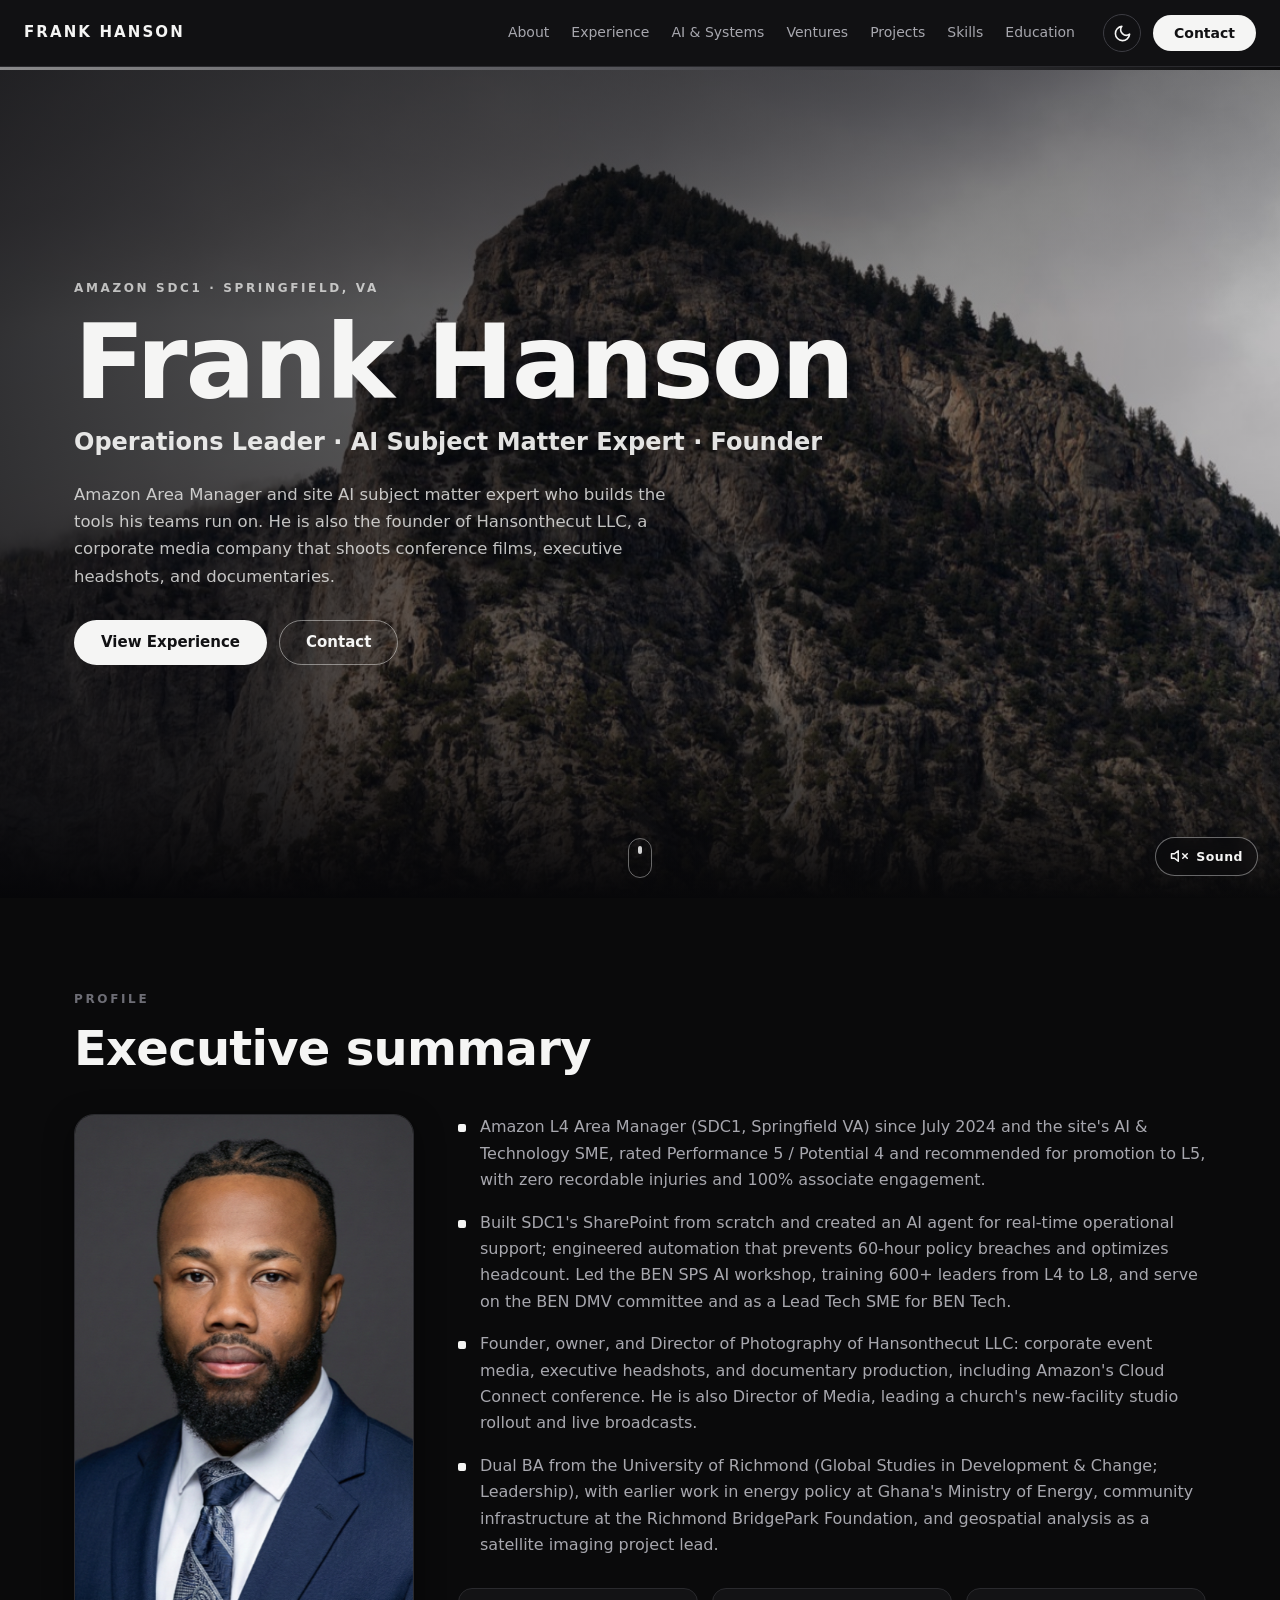
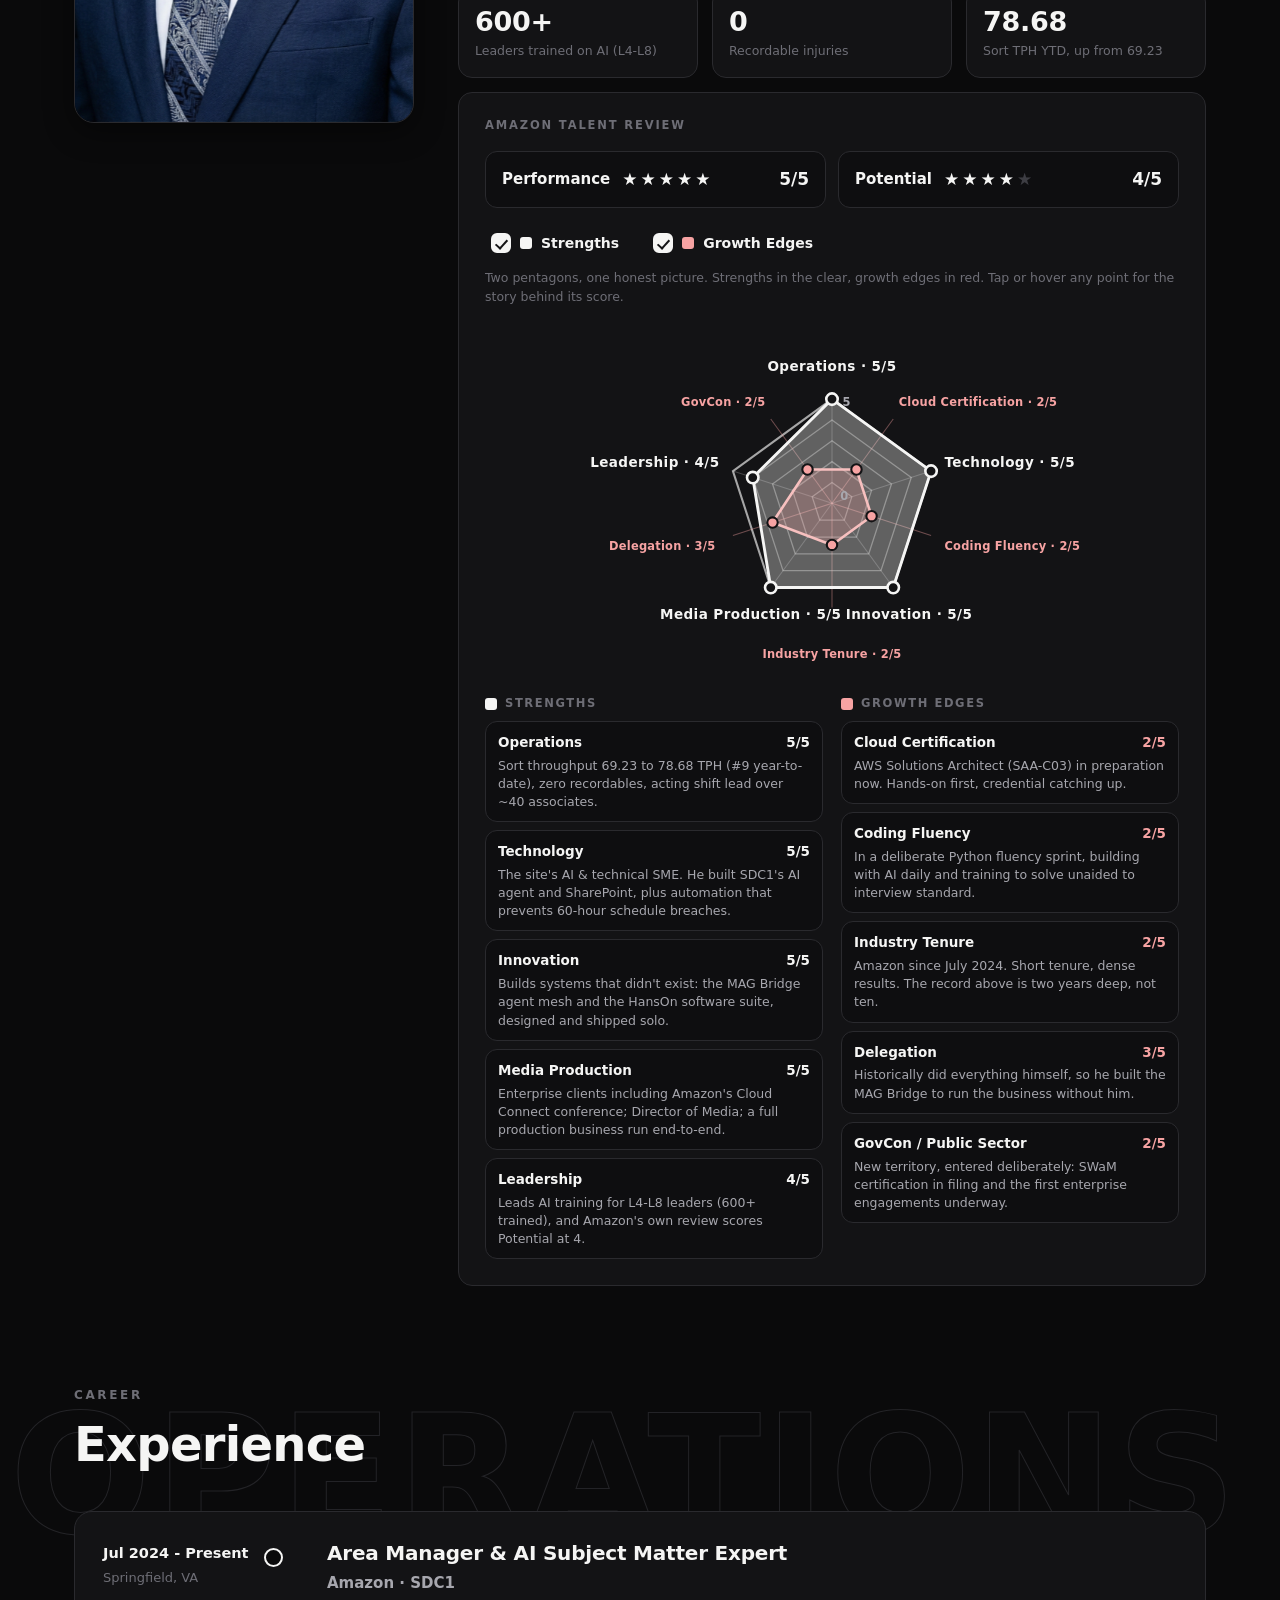
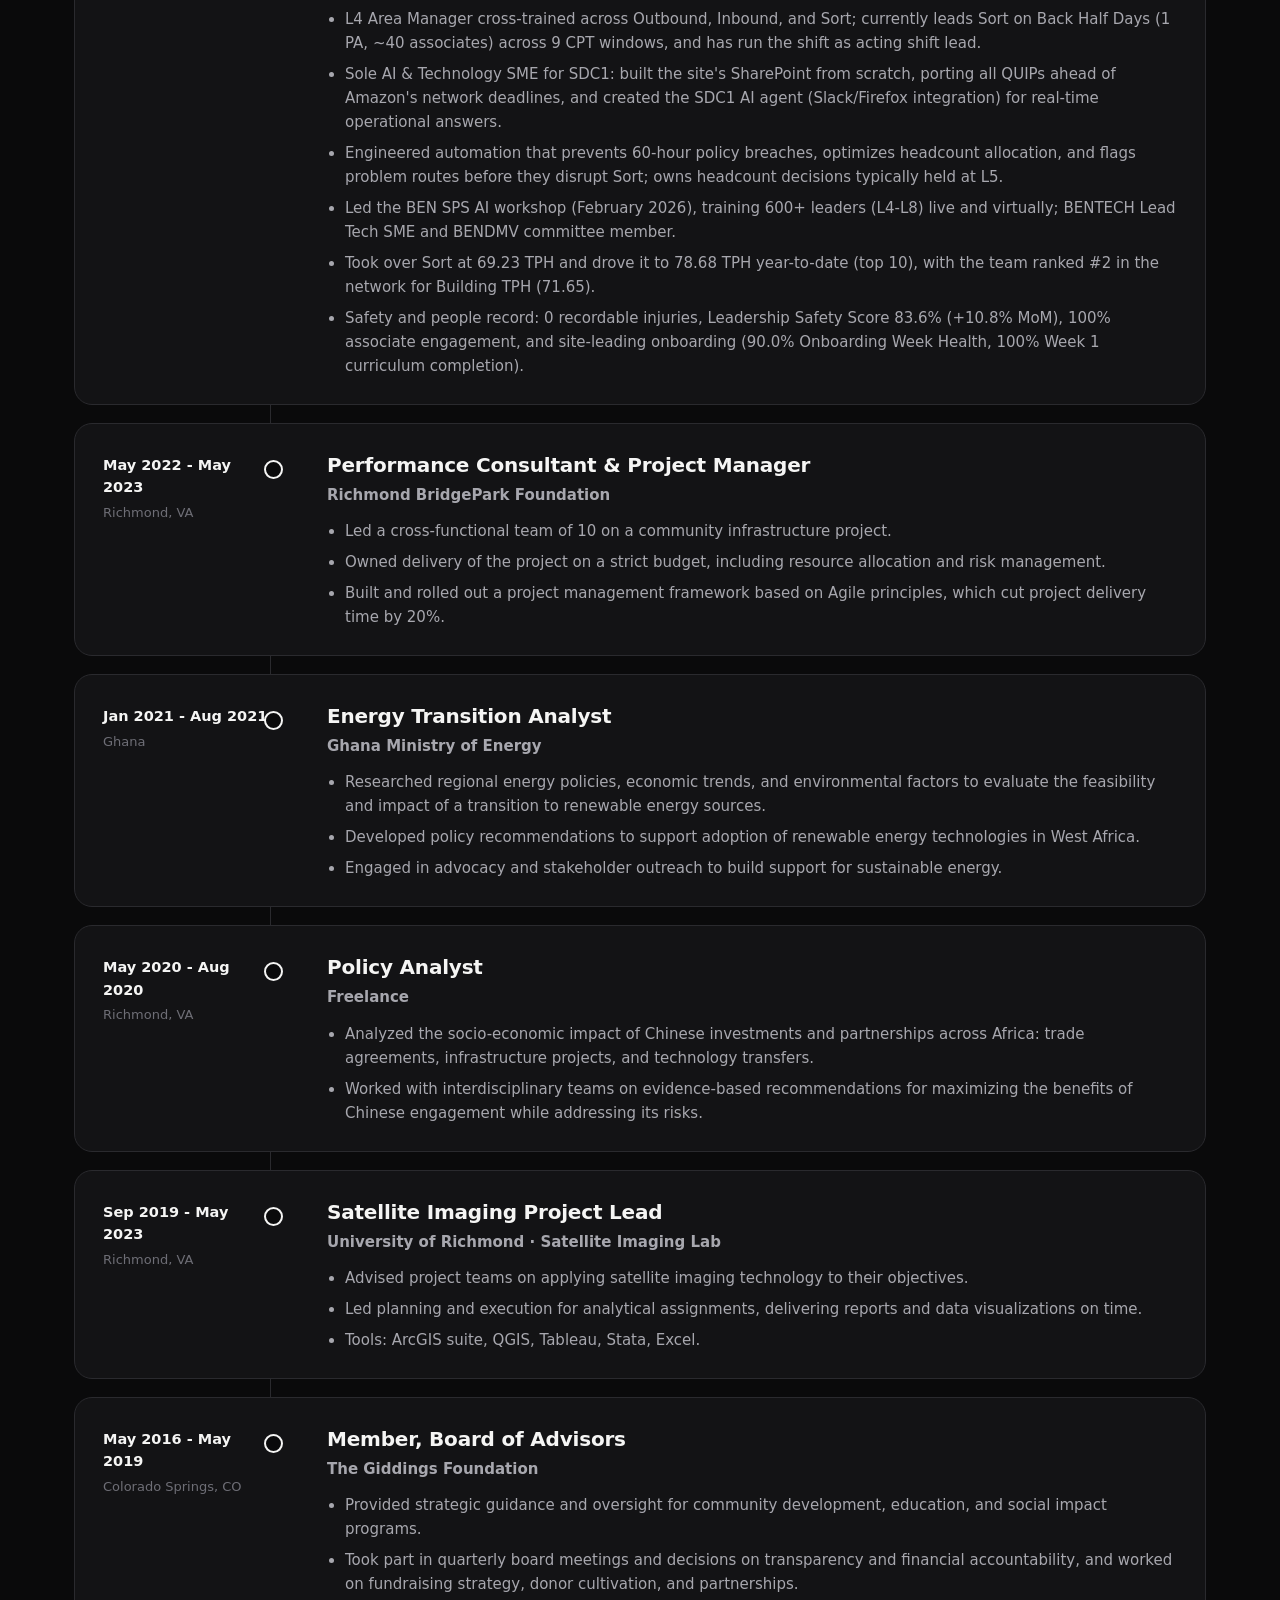
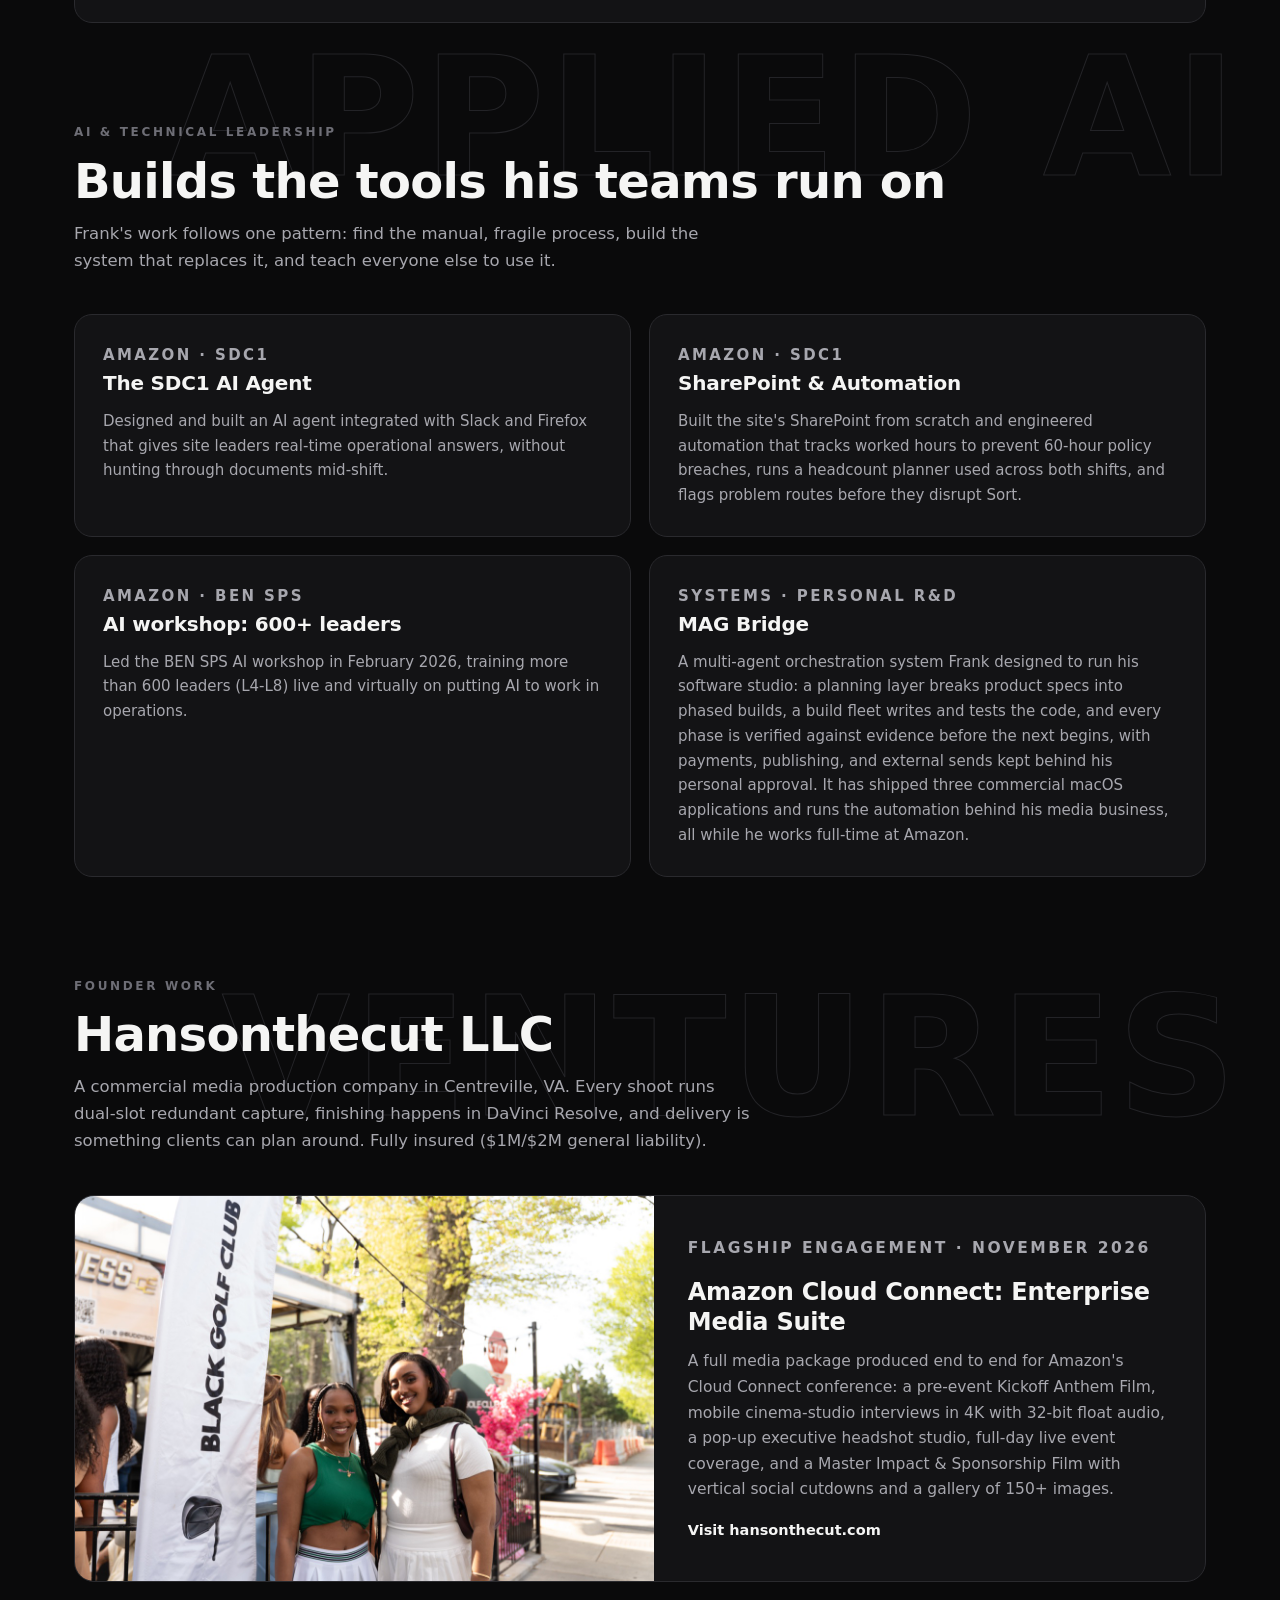
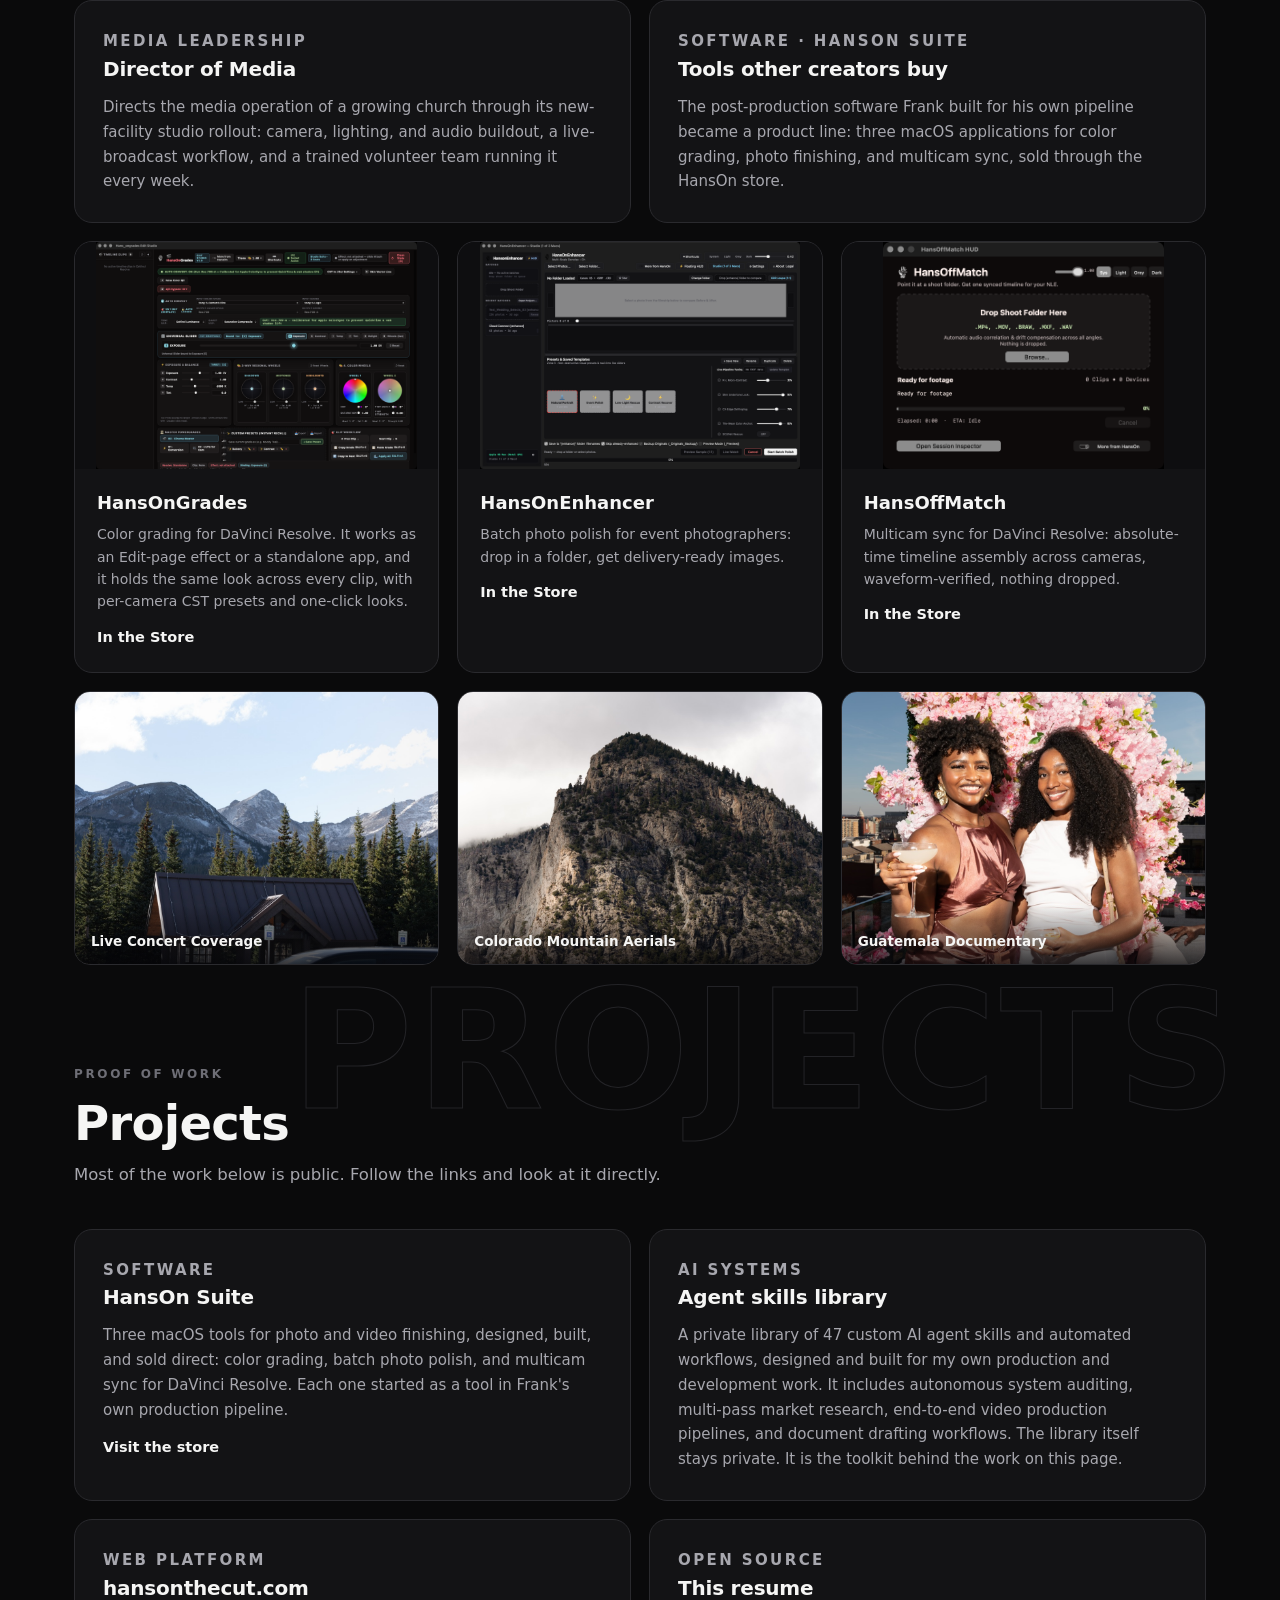
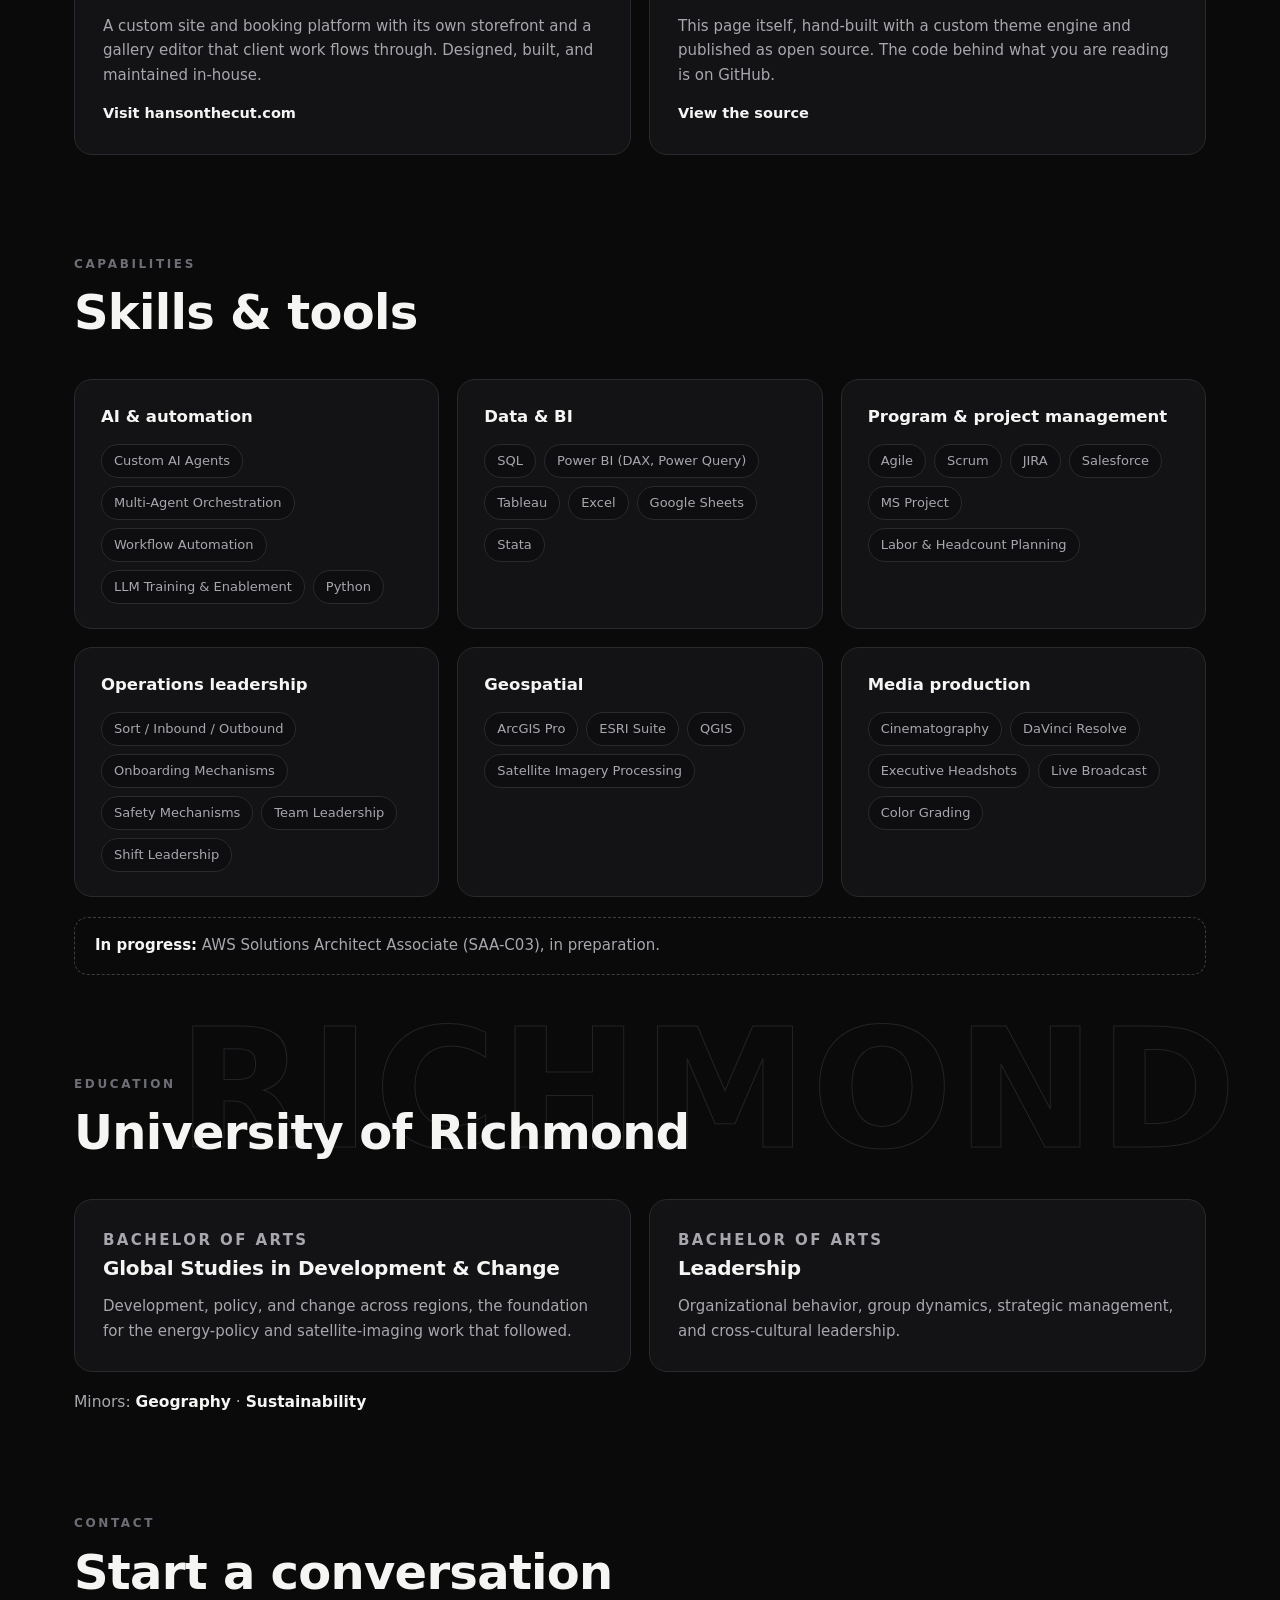
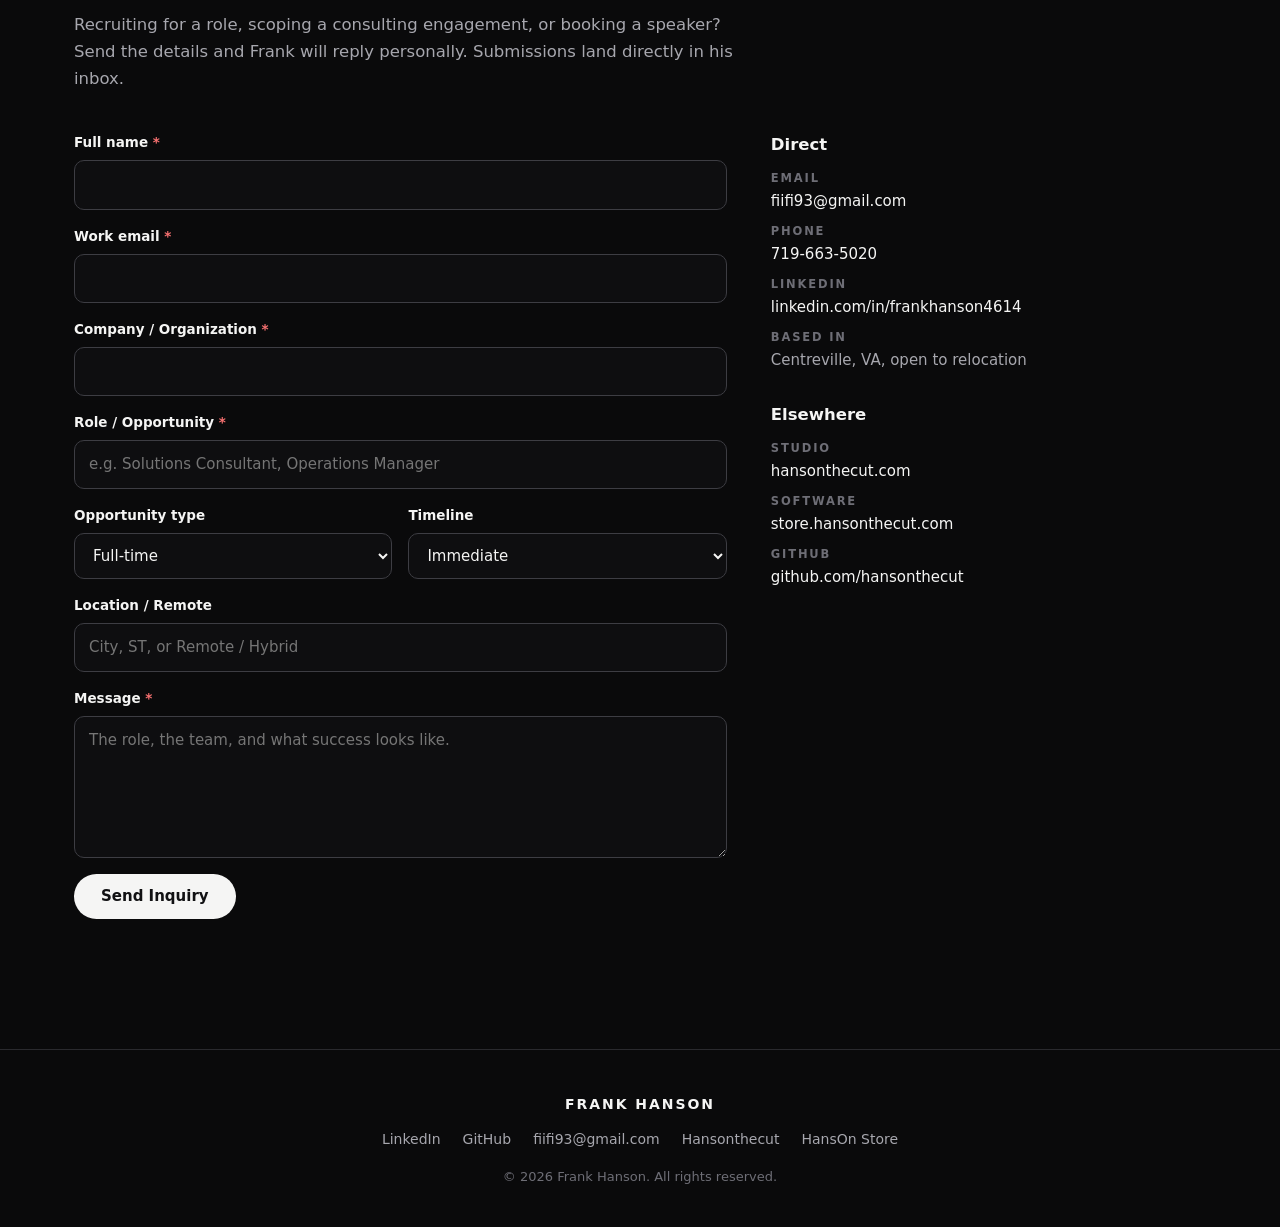
<file: index.html>
<!DOCTYPE html>
<html lang="en">

<head>
    <meta charset="UTF-8">
    <meta name="viewport" content="width=device-width, initial-scale=1.0">
    <meta name="description"
        content="Frank Hanson, Amazon L4 Area Manager & AI Subject Matter Expert (SDC1, Springfield VA), founder of Hansonthecut LLC. Operations leadership, applied AI, and corporate media production.">
    <title>Frank Hanson - Operations Leader & AI SME</title>
    <link rel="icon" type="image/png" href="assets/Opengraph%20and%20favicon/favicon_optimized.png">

    <!-- OpenGraph Tags -->
    <meta property="og:title" content="Frank Hanson - Operations Leader & AI SME">
    <meta property="og:description" content="Amazon Area Manager & AI Subject Matter Expert; founder of Hansonthecut LLC. Operations leadership, AI enablement, and corporate media production.">
    <meta property="og:image" content="https://resume.hansonthecut.com/assets/Opengraph%20and%20favicon/opengraph.PNG">
    <meta property="og:type" content="website">

    <!-- Theme engine (HansOn master spectrum) — applies the saved theme before first paint -->
    <script src="theme.js"></script>

    <link rel="stylesheet" href="style.css">

    <!-- Google Analytics -->
    <script async src="https://www.googletagmanager.com/gtag/js?id=G-M03RNEQ4RK"></script>
    <script>
        window.dataLayer = window.dataLayer || [];
        function gtag() { dataLayer.push(arguments); }
        gtag('js', new Date());
        gtag('config', 'G-M03RNEQ4RK');
    </script>
</head>

<body>
    <!-- Header -->
    <header class="site-header" id="site-header">
        <a href="#top" class="brand" aria-label="Frank Hanson: home">FRANK&nbsp;HANSON</a>
        <nav class="site-nav" id="site-nav" aria-label="Primary">
            <a href="#about">About</a>
            <a href="#experience">Experience</a>
            <a href="#ai">AI &amp; Systems</a>
            <a href="#ventures">Ventures</a>
            <a href="#projects">Projects</a>
            <a href="#skills">Skills</a>
            <a href="#education">Education</a>
        </nav>
        <div class="header-actions">
            <div class="theme-control" id="theme-control">
                <button type="button" class="theme-toggle" id="theme-toggle" aria-haspopup="true" aria-expanded="false" aria-label="Theme">
                    <svg class="icon-sun" width="19" height="19" viewBox="0 0 24 24" fill="none" stroke="currentColor" stroke-width="2" stroke-linecap="round" aria-hidden="true"><circle cx="12" cy="12" r="4"/><path d="M12 2v2M12 20v2M4.93 4.93l1.41 1.41M17.66 17.66l1.41 1.41M2 12h2M20 12h2M6.34 17.66l-1.41 1.41M19.07 4.93l-1.41 1.41"/></svg>
                    <svg class="icon-moon" width="19" height="19" viewBox="0 0 24 24" fill="none" stroke="currentColor" stroke-width="2" stroke-linecap="round" stroke-linejoin="round" aria-hidden="true"><path d="M21 12.79A9 9 0 1 1 11.21 3 7 7 0 0 0 21 12.79z"/></svg>
                </button>
                <div class="theme-panel" id="theme-panel" role="group" aria-label="Theme spectrum" hidden>
                    <div class="theme-panel-scale" aria-hidden="true">
                        <span>Light</span><span>Grey</span><span>Dark</span>
                    </div>
                    <input type="range" class="theme-slider" id="theme-slider" min="0" max="1000" step="1" value="1000" aria-label="Theme spectrum, light to dark">
                    <div class="theme-presets">
                        <button type="button" data-preset="system">System</button>
                        <button type="button" data-preset="light">Light</button>
                        <button type="button" data-preset="grey">Grey</button>
                        <button type="button" data-preset="dark">Dark</button>
                    </div>
                </div>
            </div>
            <a href="#contact" class="btn btn-accent header-cta">Contact</a>
            <button class="nav-toggle" id="nav-toggle" aria-label="Toggle navigation menu" aria-expanded="false">
                <span></span><span></span><span></span>
            </button>
        </div>
    </header>
    <div class="spectrum-bar" aria-hidden="true"></div>

    <!-- Audio (opt-in only — starts when the visitor turns sound on) -->
    <audio id="intro-audio" preload="none">
        <source src="assets/sounds/intro.mp3" type="audio/mpeg">
    </audio>
    <audio id="cinematic-audio" preload="none">
        <source src="assets/sounds/cinematic_intro.mp3" type="audio/mpeg">
    </audio>

    <!-- Hero -->
    <section class="hero" id="top" data-fx="leave">
        <video class="hero-video" autoplay muted loop playsinline poster="assets/web/aerial.jpg" aria-hidden="true">
            <source src="assets/drone-hero.mp4" type="video/mp4">
        </video>
        <div class="hero-shade" aria-hidden="true"></div>
        <div class="hero-inner">
            <p class="eyebrow">Amazon SDC1 · Springfield, VA</p>
            <h1 class="hero-title">Frank Hanson</h1>
            <p class="hero-subtitle">Operations Leader · AI Subject Matter Expert · Founder</p>
            <p class="hero-lede">Amazon Area Manager and site AI subject matter expert who builds the tools his teams run on. He is also the founder of Hansonthecut LLC, a corporate media company that shoots conference films, executive headshots, and documentaries.</p>
            <div class="hero-ctas">
                <a href="#experience" class="btn btn-accent btn-lg">View Experience</a>
                <a href="#contact" class="btn btn-ghost btn-lg">Contact</a>
            </div>
        </div>
        <button id="sound-toggle" class="sound-toggle" aria-label="Turn sound on" aria-pressed="false">
            <svg class="sound-off-icon" width="18" height="18" viewBox="0 0 24 24" fill="none" stroke="currentColor" stroke-width="2" stroke-linecap="round" stroke-linejoin="round" aria-hidden="true"><path d="M11 5L6 9H2v6h4l5 4V5z"/><line x1="23" y1="9" x2="17" y2="15"/><line x1="17" y1="9" x2="23" y2="15"/></svg>
            <svg class="sound-on-icon" width="18" height="18" viewBox="0 0 24 24" fill="none" stroke="currentColor" stroke-width="2" stroke-linecap="round" stroke-linejoin="round" style="display:none;" aria-hidden="true"><path d="M11 5L6 9H2v6h4l5 4V5z"/><path d="M19.07 4.93a10 10 0 0 1 0 14.14M15.54 8.46a5 5 0 0 1 0 7.07"/></svg>
            <span>Sound</span>
        </button>
        <div class="hero-scroll" aria-hidden="true"><span></span></div>
    </section>

    <main>
        <!-- About / Executive Summary -->
        <section class="section" id="about">
            <div class="section-head" data-reveal>
                <p class="eyebrow">Profile</p>
                <h2 class="display-h">Executive summary</h2>
            </div>
            <div class="about-grid">
                <figure class="about-portrait" data-reveal>
                    <img src="assets/portraits_of_me/headshot_final.png" alt="Frank Hanson" loading="lazy">
                </figure>
                <div class="about-body" data-reveal>
                    <ul class="summary-list">
                        <li>Amazon L4 Area Manager (SDC1, Springfield VA) since July 2024 and the site's AI &amp; Technology SME, rated Performance 5 / Potential 4 and recommended for promotion to L5, with zero recordable injuries and 100% associate engagement.</li>
                        <li>Built SDC1's SharePoint from scratch and created an AI agent for real-time operational support; engineered automation that prevents 60-hour policy breaches and optimizes headcount. Led the BEN SPS AI workshop, training 600+ leaders from L4 to L8, and serve on the BEN DMV committee and as a Lead Tech SME for BEN Tech.</li>
                        <li>Founder, owner, and Director of Photography of Hansonthecut LLC: corporate event media, executive headshots, and documentary production, including Amazon's Cloud Connect conference. He is also Director of Media, leading a church's new-facility studio rollout and live broadcasts.</li>
                        <li>Dual BA from the University of Richmond (Global Studies in Development &amp; Change; Leadership), with earlier work in energy policy at Ghana's Ministry of Energy, community infrastructure at the Richmond BridgePark Foundation, and geospatial analysis as a satellite imaging project lead.</li>
                    </ul>
                    <div class="stat-row">
                        <div class="stat"><strong>600+</strong><span>Leaders trained on AI (L4-L8)</span></div>
                        <div class="stat"><strong>0</strong><span>Recordable injuries</span></div>
                        <div class="stat"><strong>78.68</strong><span>Sort TPH YTD, up from 69.23</span></div>
                    </div>
                    <div class="ratings-panel" data-reveal>
                        <p class="ratings-title">Amazon Talent Review</p>
                        <div class="rating-lines">
                            <div class="rating-line">
                                <span class="rating-name">Performance</span>
                                <span class="stars" role="img" aria-label="Performance rated 5 out of 5 stars">★★★★★</span>
                                <span class="rating-score">5/5</span>
                            </div>
                            <div class="rating-line">
                                <span class="rating-name">Potential</span>
                                <span class="stars" role="img" aria-label="Potential rated 4 out of 5 stars">★★★★<span class="star-off">★</span></span>
                                <span class="rating-score">4/5</span>
                            </div>
                        </div>
                        <div class="radar-controls" role="group" aria-label="Radar chart series toggles">
                            <label class="series-toggle">
                                <input type="checkbox" id="toggle-strengths" checked>
                                <span class="toggle-box" aria-hidden="true"></span>
                                <span class="toggle-swatch swatch-strengths" aria-hidden="true"></span>
                                <span class="toggle-label">Strengths</span>
                            </label>
                            <label class="series-toggle">
                                <input type="checkbox" id="toggle-growth" checked>
                                <span class="toggle-box" aria-hidden="true"></span>
                                <span class="toggle-swatch swatch-growth" aria-hidden="true"></span>
                                <span class="toggle-label">Growth Edges</span>
                            </label>
                        </div>
                        <p class="radar-hint">Two pentagons, one honest picture. Strengths in the clear, growth edges in red. Tap or hover any point for the story behind its score.</p>
                        <figure class="radar-figure">
                            <svg class="radar-chart" viewBox="0 0 480 340" role="img" aria-label="Power ratings radar chart, scored out of 5. Strengths: Operations 5, Technology 5, Innovation 5, Media Production 5, Leadership 4. Growth edges: Cloud Certification 2, Coding Fluency 2, Industry Tenure 2, Delegation 3, GovCon and Public Sector 2.">
                                <g class="radar-grid">
                                    <polygon points="240,155 259,168.8 251.8,191.2 228.2,191.2 221,168.8" />
                                    <polygon points="240,135 278,162.6 263.5,207.4 216.5,207.4 202,162.6" />
                                    <polygon points="240,115 297.1,156.5 275.3,223.5 204.7,223.5 182.9,156.5" />
                                    <polygon points="240,95 316.1,150.3 287,239.7 193,239.7 163.9,150.3" />
                                    <polygon class="radar-ring-outer" points="240,75 335.1,144.1 298.8,255.9 181.2,255.9 144.9,144.1" />
                                </g>
                                <g class="radar-axes">
                                    <line x1="240" y1="175" x2="240" y2="75" />
                                    <line x1="240" y1="175" x2="335.1" y2="144.1" />
                                    <line x1="240" y1="175" x2="298.8" y2="255.9" />
                                    <line x1="240" y1="175" x2="181.2" y2="255.9" />
                                    <line x1="240" y1="175" x2="144.9" y2="144.1" />
                                </g>
                                <g class="radar-axes-growth series series-growth">
                                    <line x1="240" y1="175" x2="298.8" y2="94.1" />
                                    <line x1="240" y1="175" x2="335.1" y2="205.9" />
                                    <line x1="240" y1="175" x2="240" y2="275" />
                                    <line x1="240" y1="175" x2="144.9" y2="205.9" />
                                    <line x1="240" y1="175" x2="181.2" y2="94.1" />
                                </g>
                                <g class="radar-anim">
                                    <g class="series series-growth">
                                        <polygon class="radar-poly-growth" points="263.5,142.6 278,187.4 240,215 182.9,193.5 216.5,142.6" />
                                    </g>
                                    <g class="series series-strengths">
                                        <polygon class="radar-poly" points="240,75 335.1,144.1 298.8,255.9 181.2,255.9 163.9,150.3" />
                                    </g>
                                    <g class="vertex series series-strengths" tabindex="0" role="button" data-name="Operations" data-score="5/5" data-series="Strengths" data-why="Sort throughput 69.23 to 78.68 TPH (#9 year-to-date), zero recordables, acting shift lead over ~40 associates." aria-label="Operations, 5 out of 5. Sort throughput 69.23 to 78.68 TPH, number 9 year-to-date, zero recordables, acting shift lead over about 40 associates.">
                                        <circle class="vertex-hit" cx="240" cy="75" r="17" />
                                        <circle class="vertex-dot dot-strengths" cx="240" cy="75" r="5.5" />
                                    </g>
                                    <g class="vertex series series-strengths" tabindex="0" role="button" data-name="Technology" data-score="5/5" data-series="Strengths" data-why="The site's AI &amp; technical SME. He built SDC1's AI agent and SharePoint, plus automation that prevents 60-hour schedule breaches." aria-label="Technology, 5 out of 5. The site's AI and technical SME. He built SDC1's AI agent and SharePoint, plus automation that prevents 60-hour schedule breaches.">
                                        <circle class="vertex-hit" cx="335.1" cy="144.1" r="17" />
                                        <circle class="vertex-dot dot-strengths" cx="335.1" cy="144.1" r="5.5" />
                                    </g>
                                    <g class="vertex series series-strengths" tabindex="0" role="button" data-name="Innovation" data-score="5/5" data-series="Strengths" data-why="Builds systems that didn't exist: the MAG Bridge agent mesh and the HansOn software suite, designed and shipped solo." aria-label="Innovation, 5 out of 5. Builds systems that didn't exist: the MAG Bridge agent mesh and the HansOn software suite, designed and shipped solo.">
                                        <circle class="vertex-hit" cx="298.8" cy="255.9" r="17" />
                                        <circle class="vertex-dot dot-strengths" cx="298.8" cy="255.9" r="5.5" />
                                    </g>
                                    <g class="vertex series series-strengths" tabindex="0" role="button" data-name="Media Production" data-score="5/5" data-series="Strengths" data-why="Enterprise clients including Amazon's Cloud Connect conference; Director of Media; a full production business run end-to-end." aria-label="Media Production, 5 out of 5. Enterprise clients including Amazon's Cloud Connect conference; Director of Media; a full production business run end-to-end.">
                                        <circle class="vertex-hit" cx="181.2" cy="255.9" r="17" />
                                        <circle class="vertex-dot dot-strengths" cx="181.2" cy="255.9" r="5.5" />
                                    </g>
                                    <g class="vertex series series-strengths" tabindex="0" role="button" data-name="Leadership" data-score="4/5" data-series="Strengths" data-why="Leads AI training for L4-L8 leaders (600+ trained), and Amazon's own review scores Potential at 4." aria-label="Leadership, 4 out of 5. Leads AI training for L4 to L8 leaders, 600 plus trained, and Amazon's own review scores Potential at 4.">
                                        <circle class="vertex-hit" cx="163.9" cy="150.3" r="17" />
                                        <circle class="vertex-dot dot-strengths" cx="163.9" cy="150.3" r="5.5" />
                                    </g>
                                    <g class="vertex series series-growth" tabindex="0" role="button" data-name="Cloud Certification" data-score="2/5" data-series="Growth Edges" data-why="AWS Solutions Architect (SAA-C03) in preparation now. Hands-on first, credential catching up." aria-label="Cloud Certification, 2 out of 5. AWS Solutions Architect, SAA-C03, in preparation now. Hands-on first, credential catching up.">
                                        <circle class="vertex-hit" cx="263.5" cy="142.6" r="17" />
                                        <circle class="vertex-dot dot-growth" cx="263.5" cy="142.6" r="5" />
                                    </g>
                                    <g class="vertex series series-growth" tabindex="0" role="button" data-name="Coding Fluency" data-score="2/5" data-series="Growth Edges" data-why="In a deliberate Python fluency sprint, building with AI daily and training to solve unaided to interview standard." aria-label="Coding Fluency, 2 out of 5. In a deliberate Python fluency sprint, building with AI daily and training to solve unaided to interview standard.">
                                        <circle class="vertex-hit" cx="278" cy="187.4" r="17" />
                                        <circle class="vertex-dot dot-growth" cx="278" cy="187.4" r="5" />
                                    </g>
                                    <g class="vertex series series-growth" tabindex="0" role="button" data-name="Industry Tenure" data-score="2/5" data-series="Growth Edges" data-why="Amazon since July 2024. Short tenure, dense results. The record above is two years deep, not ten." aria-label="Industry Tenure, 2 out of 5. Amazon since July 2024. Short tenure, dense results. The record above is two years deep, not ten.">
                                        <circle class="vertex-hit" cx="240" cy="215" r="17" />
                                        <circle class="vertex-dot dot-growth" cx="240" cy="215" r="5" />
                                    </g>
                                    <g class="vertex series series-growth" tabindex="0" role="button" data-name="Delegation" data-score="3/5" data-series="Growth Edges" data-why="Historically did everything himself, so he built the MAG Bridge to run the business without him." aria-label="Delegation, 3 out of 5. Historically did everything himself, so he built the MAG Bridge to run the business without him.">
                                        <circle class="vertex-hit" cx="182.9" cy="193.5" r="17" />
                                        <circle class="vertex-dot dot-growth" cx="182.9" cy="193.5" r="5" />
                                    </g>
                                    <g class="vertex series series-growth" tabindex="0" role="button" data-name="GovCon / Public Sector" data-score="2/5" data-series="Growth Edges" data-why="New territory, entered deliberately: SWaM certification in filing and the first enterprise engagements underway." aria-label="GovCon and Public Sector, 2 out of 5. New territory, entered deliberately: SWaM certification in filing and the first enterprise engagements underway.">
                                        <circle class="vertex-hit" cx="216.5" cy="142.6" r="17" />
                                        <circle class="vertex-dot dot-growth" cx="216.5" cy="142.6" r="5" />
                                    </g>
                                </g>
                                <g class="radar-labels series series-strengths">
                                    <text x="240" y="48" text-anchor="middle">Operations · 5/5</text>
                                    <text x="348" y="140">Technology · 5/5</text>
                                    <text x="314" y="286" text-anchor="middle">Innovation · 5/5</text>
                                    <text x="162" y="286" text-anchor="middle">Media Production · 5/5</text>
                                    <text x="132" y="140" text-anchor="end">Leadership · 4/5</text>
                                </g>
                                <g class="radar-labels-growth series series-growth">
                                    <text x="304" y="82">Cloud Certification · 2/5</text>
                                    <text x="348" y="220">Coding Fluency · 2/5</text>
                                    <text x="240" y="324" text-anchor="middle">Industry Tenure · 2/5</text>
                                    <text x="128" y="220" text-anchor="end">Delegation · 3/5</text>
                                    <text x="176" y="82" text-anchor="end">GovCon · 2/5</text>
                                </g>
                                <text class="radar-scale" x="250" y="82">5</text>
                                <text class="radar-scale" x="248" y="172">0</text>
                            </svg>
                        </figure>
                        <div class="radar-detail" id="radar-detail" hidden>
                            <div class="radar-detail-main">
                                <p class="radar-detail-head">
                                    <span class="radar-detail-name" id="radar-detail-name"></span>
                                    <span class="radar-detail-score" id="radar-detail-score"></span>
                                    <span class="radar-detail-series" id="radar-detail-series"></span>
                                </p>
                                <p class="radar-detail-why" id="radar-detail-why"></p>
                            </div>
                            <button class="radar-detail-close" id="radar-detail-close" type="button" aria-label="Dismiss score detail">&times;</button>
                        </div>
                        <div class="radar-values-groups">
                            <div class="radar-values-group">
                                <p class="radar-values-title"><span class="toggle-swatch swatch-strengths" aria-hidden="true"></span>Strengths</p>
                                <ul class="radar-values">
                                    <li>
                                        <span class="rv-head">Operations <strong>5/5</strong></span>
                                        <span class="rv-why">Sort throughput 69.23 to 78.68 TPH (#9 year-to-date), zero recordables, acting shift lead over ~40 associates.</span>
                                    </li>
                                    <li>
                                        <span class="rv-head">Technology <strong>5/5</strong></span>
                                        <span class="rv-why">The site's AI &amp; technical SME. He built SDC1's AI agent and SharePoint, plus automation that prevents 60-hour schedule breaches.</span>
                                    </li>
                                    <li>
                                        <span class="rv-head">Innovation <strong>5/5</strong></span>
                                        <span class="rv-why">Builds systems that didn't exist: the MAG Bridge agent mesh and the HansOn software suite, designed and shipped solo.</span>
                                    </li>
                                    <li>
                                        <span class="rv-head">Media Production <strong>5/5</strong></span>
                                        <span class="rv-why">Enterprise clients including Amazon's Cloud Connect conference; Director of Media; a full production business run end-to-end.</span>
                                    </li>
                                    <li>
                                        <span class="rv-head">Leadership <strong>4/5</strong></span>
                                        <span class="rv-why">Leads AI training for L4-L8 leaders (600+ trained), and Amazon's own review scores Potential at 4.</span>
                                    </li>
                                </ul>
                            </div>
                            <div class="radar-values-group is-growth">
                                <p class="radar-values-title"><span class="toggle-swatch swatch-growth" aria-hidden="true"></span>Growth Edges</p>
                                <ul class="radar-values">
                                    <li>
                                        <span class="rv-head">Cloud Certification <strong>2/5</strong></span>
                                        <span class="rv-why">AWS Solutions Architect (SAA-C03) in preparation now. Hands-on first, credential catching up.</span>
                                    </li>
                                    <li>
                                        <span class="rv-head">Coding Fluency <strong>2/5</strong></span>
                                        <span class="rv-why">In a deliberate Python fluency sprint, building with AI daily and training to solve unaided to interview standard.</span>
                                    </li>
                                    <li>
                                        <span class="rv-head">Industry Tenure <strong>2/5</strong></span>
                                        <span class="rv-why">Amazon since July 2024. Short tenure, dense results. The record above is two years deep, not ten.</span>
                                    </li>
                                    <li>
                                        <span class="rv-head">Delegation <strong>3/5</strong></span>
                                        <span class="rv-why">Historically did everything himself, so he built the MAG Bridge to run the business without him.</span>
                                    </li>
                                    <li>
                                        <span class="rv-head">GovCon / Public Sector <strong>2/5</strong></span>
                                        <span class="rv-why">New territory, entered deliberately: SWaM certification in filing and the first enterprise engagements underway.</span>
                                    </li>
                                </ul>
                            </div>
                        </div>
                    </div>
                </div>
            </div>
        </section>

        <!-- Experience -->
        <section class="section" id="experience">
            <span class="mega-word" data-drift="-0.06" aria-hidden="true">OPERATIONS</span>
            <div class="section-head" data-reveal>
                <p class="eyebrow">Career</p>
                <h2 class="display-h">Experience</h2>
            </div>
            <div class="timeline">
                <article class="tl-item" data-reveal>
                    <div class="tl-meta">
                        <span class="tl-date">Jul 2024 - Present</span>
                        <span class="tl-place">Springfield, VA</span>
                    </div>
                    <div class="tl-body">
                        <h3>Area Manager &amp; AI Subject Matter Expert</h3>
                        <p class="tl-org">Amazon · SDC1</p>
                        <ul>
                            <li>L4 Area Manager cross-trained across Outbound, Inbound, and Sort; currently leads Sort on Back Half Days (1 PA, ~40 associates) across 9 CPT windows, and has run the shift as acting shift lead.</li>
                            <li>Sole AI &amp; Technology SME for SDC1: built the site's SharePoint from scratch, porting all QUIPs ahead of Amazon's network deadlines, and created the SDC1 AI agent (Slack/Firefox integration) for real-time operational answers.</li>
                            <li>Engineered automation that prevents 60-hour policy breaches, optimizes headcount allocation, and flags problem routes before they disrupt Sort; owns headcount decisions typically held at L5.</li>
                            <li>Led the BEN SPS AI workshop (February 2026), training 600+ leaders (L4-L8) live and virtually; BENTECH Lead Tech SME and BENDMV committee member.</li>
                            <li>Took over Sort at 69.23 TPH and drove it to 78.68 TPH year-to-date (top 10), with the team ranked #2 in the network for Building TPH (71.65).</li>
                            <li>Safety and people record: 0 recordable injuries, Leadership Safety Score 83.6% (+10.8% MoM), 100% associate engagement, and site-leading onboarding (90.0% Onboarding Week Health, 100% Week 1 curriculum completion).</li>
                        </ul>
                    </div>
                </article>

                <article class="tl-item" data-reveal>
                    <div class="tl-meta">
                        <span class="tl-date">May 2022 - May 2023</span>
                        <span class="tl-place">Richmond, VA</span>
                    </div>
                    <div class="tl-body">
                        <h3>Performance Consultant &amp; Project Manager</h3>
                        <p class="tl-org">Richmond BridgePark Foundation</p>
                        <ul>
                            <li>Led a cross-functional team of 10 on a community infrastructure project.</li>
                            <li>Owned delivery of the project on a strict budget, including resource allocation and risk management.</li>
                            <li>Built and rolled out a project management framework based on Agile principles, which cut project delivery time by 20%.</li>
                        </ul>
                    </div>
                </article>

                <article class="tl-item" data-reveal>
                    <div class="tl-meta">
                        <span class="tl-date">Jan 2021 - Aug 2021</span>
                        <span class="tl-place">Ghana</span>
                    </div>
                    <div class="tl-body">
                        <h3>Energy Transition Analyst</h3>
                        <p class="tl-org">Ghana Ministry of Energy</p>
                        <ul>
                            <li>Researched regional energy policies, economic trends, and environmental factors to evaluate the feasibility and impact of a transition to renewable energy sources.</li>
                            <li>Developed policy recommendations to support adoption of renewable energy technologies in West Africa.</li>
                            <li>Engaged in advocacy and stakeholder outreach to build support for sustainable energy.</li>
                        </ul>
                    </div>
                </article>

                <article class="tl-item" data-reveal>
                    <div class="tl-meta">
                        <span class="tl-date">May 2020 - Aug 2020</span>
                        <span class="tl-place">Richmond, VA</span>
                    </div>
                    <div class="tl-body">
                        <h3>Policy Analyst</h3>
                        <p class="tl-org">Freelance</p>
                        <ul>
                            <li>Analyzed the socio-economic impact of Chinese investments and partnerships across Africa: trade agreements, infrastructure projects, and technology transfers.</li>
                            <li>Worked with interdisciplinary teams on evidence-based recommendations for maximizing the benefits of Chinese engagement while addressing its risks.</li>
                        </ul>
                    </div>
                </article>

                <article class="tl-item" data-reveal>
                    <div class="tl-meta">
                        <span class="tl-date">Sep 2019 - May 2023</span>
                        <span class="tl-place">Richmond, VA</span>
                    </div>
                    <div class="tl-body">
                        <h3>Satellite Imaging Project Lead</h3>
                        <p class="tl-org">University of Richmond · Satellite Imaging Lab</p>
                        <ul>
                            <li>Advised project teams on applying satellite imaging technology to their objectives.</li>
                            <li>Led planning and execution for analytical assignments, delivering reports and data visualizations on time.</li>
                            <li>Tools: ArcGIS suite, QGIS, Tableau, Stata, Excel.</li>
                        </ul>
                    </div>
                </article>

                <article class="tl-item" data-reveal>
                    <div class="tl-meta">
                        <span class="tl-date">May 2016 - May 2019</span>
                        <span class="tl-place">Colorado Springs, CO</span>
                    </div>
                    <div class="tl-body">
                        <h3>Member, Board of Advisors</h3>
                        <p class="tl-org">The Giddings Foundation</p>
                        <ul>
                            <li>Provided strategic guidance and oversight for community development, education, and social impact programs.</li>
                            <li>Took part in quarterly board meetings and decisions on transparency and financial accountability, and worked on fundraising strategy, donor cultivation, and partnerships.</li>
                        </ul>
                    </div>
                </article>
            </div>
        </section>

        <!-- AI & Technical Leadership -->
        <section class="section" id="ai">
            <span class="mega-word" data-drift="0.05" aria-hidden="true">APPLIED&nbsp;AI</span>
            <div class="section-head" data-reveal>
                <p class="eyebrow">AI &amp; technical leadership</p>
                <h2 class="display-h">Builds the tools his teams run on</h2>
                <p class="lede">Frank's work follows one pattern: find the manual, fragile process, build the system that replaces it, and teach everyone else to use it.</p>
            </div>
            <div class="card-grid">
                <article class="card" data-reveal>
                    <p class="card-tag">Amazon · SDC1</p>
                    <h3>The SDC1 AI Agent</h3>
                    <p>Designed and built an AI agent integrated with Slack and Firefox that gives site leaders real-time operational answers, without hunting through documents mid-shift.</p>
                </article>
                <article class="card" data-reveal>
                    <p class="card-tag">Amazon · SDC1</p>
                    <h3>SharePoint &amp; Automation</h3>
                    <p>Built the site's SharePoint from scratch and engineered automation that tracks worked hours to prevent 60-hour policy breaches, runs a headcount planner used across both shifts, and flags problem routes before they disrupt Sort.</p>
                </article>
                <article class="card" data-reveal>
                    <p class="card-tag">Amazon · BEN SPS</p>
                    <h3>AI workshop: 600+ leaders</h3>
                    <p>Led the BEN SPS AI workshop in February 2026, training more than 600 leaders (L4-L8) live and virtually on putting AI to work in operations.</p>
                </article>
                <article class="card" data-reveal>
                    <p class="card-tag">Systems · Personal R&amp;D</p>
                    <h3>MAG Bridge</h3>
                    <p>A multi-agent orchestration system Frank designed to run his software studio: a planning layer breaks product specs into phased builds, a build fleet writes and tests the code, and every phase is verified against evidence before the next begins, with payments, publishing, and external sends kept behind his personal approval. It has shipped three commercial macOS applications and runs the automation behind his media business, all while he works full-time at Amazon.</p>
                </article>
            </div>
        </section>

        <!-- Ventures -->
        <section class="section" id="ventures">
            <span class="mega-word" data-drift="-0.05" aria-hidden="true">VENTURES</span>
            <div class="section-head" data-reveal>
                <p class="eyebrow">Founder work</p>
                <h2 class="display-h">Hansonthecut LLC</h2>
                <p class="lede">A commercial media production company in Centreville, VA. Every shoot runs dual-slot redundant capture, finishing happens in DaVinci Resolve, and delivery is something clients can plan around. Fully insured ($1M/$2M general liability).</p>
            </div>
            <article class="feature" data-reveal>
                <div class="feature-media">
                    <img src="assets/web/event.jpg" alt="Amazon Cloud Connect conference coverage" loading="lazy">
                </div>
                <div class="feature-body">
                    <p class="card-tag">Flagship Engagement · November 2026</p>
                    <h3>Amazon Cloud Connect: Enterprise Media Suite</h3>
                    <p>A full media package produced end to end for Amazon's Cloud Connect conference: a pre-event Kickoff Anthem Film, mobile cinema-studio interviews in 4K with 32-bit float audio, a pop-up executive headshot studio, full-day live event coverage, and a Master Impact &amp; Sponsorship Film with vertical social cutdowns and a gallery of 150+ images.</p>
                    <a class="text-link" href="https://hansonthecut.com" target="_blank" rel="noopener noreferrer">Visit hansonthecut.com</a>
                </div>
            </article>
            <div class="card-grid card-grid-2">
                <article class="card" data-reveal>
                    <p class="card-tag">Media Leadership</p>
                    <h3>Director of Media</h3>
                    <p>Directs the media operation of a growing church through its new-facility studio rollout: camera, lighting, and audio buildout, a live-broadcast workflow, and a trained volunteer team running it every week.</p>
                </article>
                <article class="card" data-reveal>
                    <p class="card-tag">Software · HansOn Suite</p>
                    <h3>Tools other creators buy</h3>
                    <p>The post-production software Frank built for his own pipeline became a product line: three macOS applications for color grading, photo finishing, and multicam sync, sold through the HansOn store.</p>
                </article>
            </div>
            <div class="suite-grid">
                <a class="suite-card" href="https://store.hansonthecut.com" target="_blank" rel="noopener noreferrer" data-reveal>
                    <img src="assets/suite/hansongrades-edit-studio.png" alt="HansOnGrades Edit Studio" loading="lazy">
                    <div class="suite-card-body"><h3>HansOnGrades</h3><p>Color grading for DaVinci Resolve. It works as an Edit-page effect or a standalone app, and it holds the same look across every clip, with per-camera CST presets and one-click looks.</p><span class="text-link">In the Store</span></div>
                </a>
                <a class="suite-card" href="https://store.hansonthecut.com" target="_blank" rel="noopener noreferrer" data-reveal>
                    <img src="assets/suite/hansonenhancer-main.png" alt="HansOnEnhancer" loading="lazy">
                    <div class="suite-card-body"><h3>HansOnEnhancer</h3><p>Batch photo polish for event photographers: drop in a folder, get delivery-ready images.</p><span class="text-link">In the Store</span></div>
                </a>
                <a class="suite-card" href="https://store.hansonthecut.com" target="_blank" rel="noopener noreferrer" data-reveal>
                    <img src="assets/suite/hansoffmatch-main.png" alt="HansOffMatch" loading="lazy">
                    <div class="suite-card-body"><h3>HansOffMatch</h3><p>Multicam sync for DaVinci Resolve: absolute-time timeline assembly across cameras, waveform-verified, nothing dropped.</p><span class="text-link">In the Store</span></div>
                </a>
            </div>
            <div class="work-strip" data-reveal>
                <figure><img src="assets/web/concert.jpg" alt="Live concert coverage" loading="lazy"><figcaption>Live Concert Coverage</figcaption></figure>
                <figure><img src="assets/web/aerial.jpg" alt="Colorado mountain aerials" loading="lazy"><figcaption>Colorado Mountain Aerials</figcaption></figure>
                <figure><img src="assets/web/wildlife.jpg" alt="Guatemala documentary" loading="lazy"><figcaption>Guatemala Documentary</figcaption></figure>
            </div>
        </section>

        <!-- Projects -->
        <section class="section" id="projects">
            <span class="mega-word" data-drift="0.05" aria-hidden="true">PROJECTS</span>
            <div class="section-head" data-reveal>
                <p class="eyebrow">Proof of work</p>
                <h2 class="display-h">Projects</h2>
                <p class="lede">Most of the work below is public. Follow the links and look at it directly.</p>
            </div>
            <div class="card-grid">
                <article class="card" data-reveal>
                    <p class="card-tag">Software</p>
                    <h3>HansOn Suite</h3>
                    <p>Three macOS tools for photo and video finishing, designed, built, and sold direct: color grading, batch photo polish, and multicam sync for DaVinci Resolve. Each one started as a tool in Frank's own production pipeline.</p>
                    <a class="text-link" href="https://store.hansonthecut.com" target="_blank" rel="noopener noreferrer">Visit the store</a>
                </article>
                <article class="card" data-reveal>
                    <p class="card-tag">AI systems</p>
                    <h3>Agent skills library</h3>
                    <p>A private library of 47 custom AI agent skills and automated workflows, designed and built for my own production and development work. It includes autonomous system auditing, multi-pass market research, end-to-end video production pipelines, and document drafting workflows. The library itself stays private. It is the toolkit behind the work on this page.</p>
                </article>
                <article class="card" data-reveal>
                    <p class="card-tag">Web platform</p>
                    <h3>hansonthecut.com</h3>
                    <p>A custom site and booking platform with its own storefront and a gallery editor that client work flows through. Designed, built, and maintained in-house.</p>
                    <a class="text-link" href="https://hansonthecut.com" target="_blank" rel="noopener noreferrer">Visit hansonthecut.com</a>
                </article>
                <article class="card" data-reveal>
                    <p class="card-tag">Open source</p>
                    <h3>This resume</h3>
                    <p>This page itself, hand-built with a custom theme engine and published as open source. The code behind what you are reading is on GitHub.</p>
                    <a class="text-link" href="https://github.com/hansonthecut/hanson_interactive_resume" target="_blank" rel="noopener noreferrer">View the source</a>
                </article>
            </div>
        </section>

        <!-- Skills -->
        <section class="section" id="skills">
            <div class="section-head" data-reveal>
                <p class="eyebrow">Capabilities</p>
                <h2 class="display-h">Skills &amp; tools</h2>
            </div>
            <div class="skills-grid">
                <div class="skill-group" data-reveal>
                    <h3>AI &amp; automation</h3>
                    <ul class="chips"><li>Custom AI Agents</li><li>Multi-Agent Orchestration</li><li>Workflow Automation</li><li>LLM Training &amp; Enablement</li><li>Python</li></ul>
                </div>
                <div class="skill-group" data-reveal>
                    <h3>Data &amp; BI</h3>
                    <ul class="chips"><li>SQL</li><li>Power BI (DAX, Power Query)</li><li>Tableau</li><li>Excel</li><li>Google Sheets</li><li>Stata</li></ul>
                </div>
                <div class="skill-group" data-reveal>
                    <h3>Program &amp; project management</h3>
                    <ul class="chips"><li>Agile</li><li>Scrum</li><li>JIRA</li><li>Salesforce</li><li>MS Project</li><li>Labor &amp; Headcount Planning</li></ul>
                </div>
                <div class="skill-group" data-reveal>
                    <h3>Operations leadership</h3>
                    <ul class="chips"><li>Sort / Inbound / Outbound</li><li>Onboarding Mechanisms</li><li>Safety Mechanisms</li><li>Team Leadership</li><li>Shift Leadership</li></ul>
                </div>
                <div class="skill-group" data-reveal>
                    <h3>Geospatial</h3>
                    <ul class="chips"><li>ArcGIS Pro</li><li>ESRI Suite</li><li>QGIS</li><li>Satellite Imagery Processing</li></ul>
                </div>
                <div class="skill-group" data-reveal>
                    <h3>Media production</h3>
                    <ul class="chips"><li>Cinematography</li><li>DaVinci Resolve</li><li>Executive Headshots</li><li>Live Broadcast</li><li>Color Grading</li></ul>
                </div>
            </div>
            <p class="in-progress" data-reveal><strong>In progress:</strong> AWS Solutions Architect Associate (SAA-C03), in preparation.</p>
        </section>

        <!-- Education -->
        <section class="section" id="education">
            <span class="mega-word" data-drift="0.04" aria-hidden="true">RICHMOND</span>
            <div class="section-head" data-reveal>
                <p class="eyebrow">Education</p>
                <h2 class="display-h">University of Richmond</h2>
            </div>
            <div class="card-grid card-grid-2">
                <article class="card" data-reveal>
                    <p class="card-tag">Bachelor of Arts</p>
                    <h3>Global Studies in Development &amp; Change</h3>
                    <p>Development, policy, and change across regions, the foundation for the energy-policy and satellite-imaging work that followed.</p>
                </article>
                <article class="card" data-reveal>
                    <p class="card-tag">Bachelor of Arts</p>
                    <h3>Leadership</h3>
                    <p>Organizational behavior, group dynamics, strategic management, and cross-cultural leadership.</p>
                </article>
            </div>
            <p class="edu-minors" data-reveal>Minors: <strong>Geography</strong> · <strong>Sustainability</strong></p>
        </section>

        <!-- Contact -->
        <section class="section" id="contact">
            <div class="section-head" data-reveal>
                <p class="eyebrow">Contact</p>
                <h2 class="display-h">Start a conversation</h2>
                <p class="lede">Recruiting for a role, scoping a consulting engagement, or booking a speaker? Send the details and Frank will reply personally. Submissions land directly in his inbox.</p>
            </div>
            <div class="contact-grid">
                <form class="contact-form" id="contact-form" action="https://formspree.io/f/xljbnaar" method="POST" data-reveal>
                    <div class="field">
                        <label for="cf-name">Full name <span class="req" aria-hidden="true">*</span></label>
                        <input id="cf-name" type="text" name="name" autocomplete="name" required>
                    </div>
                    <div class="field">
                        <label for="cf-email">Work email <span class="req" aria-hidden="true">*</span></label>
                        <input id="cf-email" type="email" name="email" autocomplete="email" required>
                    </div>
                    <div class="field">
                        <label for="cf-company">Company / Organization <span class="req" aria-hidden="true">*</span></label>
                        <input id="cf-company" type="text" name="company" autocomplete="organization" required>
                    </div>
                    <div class="field">
                        <label for="cf-role">Role / Opportunity <span class="req" aria-hidden="true">*</span></label>
                        <input id="cf-role" type="text" name="role" placeholder="e.g. Solutions Consultant, Operations Manager" required>
                    </div>
                    <div class="field-row">
                        <div class="field">
                            <label for="cf-type">Opportunity type</label>
                            <select id="cf-type" name="opportunity_type">
                                <option value="Full-time">Full-time</option>
                                <option value="Contract">Contract</option>
                                <option value="Consulting">Consulting</option>
                                <option value="Speaking / Advisory">Speaking / Advisory</option>
                                <option value="Other">Other</option>
                            </select>
                        </div>
                        <div class="field">
                            <label for="cf-timeline">Timeline</label>
                            <select id="cf-timeline" name="timeline">
                                <option value="Immediate">Immediate</option>
                                <option value="1–3 months">1-3 months</option>
                                <option value="3–6 months">3-6 months</option>
                                <option value="Exploring">Exploring</option>
                            </select>
                        </div>
                    </div>
                    <div class="field">
                        <label for="cf-location">Location / Remote</label>
                        <input id="cf-location" type="text" name="location" placeholder="City, ST, or Remote / Hybrid">
                    </div>
                    <div class="field">
                        <label for="cf-message">Message <span class="req" aria-hidden="true">*</span></label>
                        <textarea id="cf-message" name="message" rows="5" placeholder="The role, the team, and what success looks like." required></textarea>
                    </div>
                    <input type="hidden" name="_subject" value="New opportunity inquiry — resume.hansonthecut.com">
                    <button type="submit" class="btn btn-accent btn-lg contact-submit">Send Inquiry</button>
                    <p class="contact-status" id="contact-status" role="status" aria-live="polite"></p>
                </form>
                <aside class="contact-aside" data-reveal>
                    <h3>Direct</h3>
                    <ul class="direct-list">
                        <li><span>Email</span><a href="mailto:fiifi93@gmail.com">fiifi93@gmail.com</a></li>
                        <li><span>Phone</span><a href="tel:7196635020">719-663-5020</a></li>
                        <li><span>LinkedIn</span><a href="https://www.linkedin.com/in/frankhanson4614" target="_blank" rel="noopener noreferrer">linkedin.com/in/frankhanson4614</a></li>
                        <li><span>Based in</span><span class="direct-value">Centreville, VA, open to relocation</span></li>
                    </ul>
                    <h3>Elsewhere</h3>
                    <ul class="direct-list">
                        <li><span>Studio</span><a href="https://hansonthecut.com" target="_blank" rel="noopener noreferrer">hansonthecut.com</a></li>
                        <li><span>Software</span><a href="https://store.hansonthecut.com" target="_blank" rel="noopener noreferrer">store.hansonthecut.com</a></li>
                        <li><span>GitHub</span><a href="https://github.com/hansonthecut" target="_blank" rel="noopener noreferrer">github.com/hansonthecut</a></li>
                    </ul>
                </aside>
            </div>
        </section>
    </main>

    <!-- Footer -->
    <footer class="site-footer">
        <p class="footer-brand">FRANK HANSON</p>
        <nav class="footer-links" aria-label="Footer">
            <a href="https://www.linkedin.com/in/frankhanson4614" target="_blank" rel="noopener noreferrer">LinkedIn</a>
            <a href="https://github.com/hansonthecut" target="_blank" rel="noopener noreferrer">GitHub</a>
            <a href="mailto:fiifi93@gmail.com">fiifi93@gmail.com</a>
            <a href="https://hansonthecut.com" target="_blank" rel="noopener noreferrer">Hansonthecut</a>
            <a href="https://store.hansonthecut.com" target="_blank" rel="noopener noreferrer">HansOn Store</a>
        </nav>
        <p class="footer-copy">&copy; 2026 Frank Hanson. All rights reserved.</p>
    </footer>

    <script src="script.js"></script>
</body>

</html>
</file>
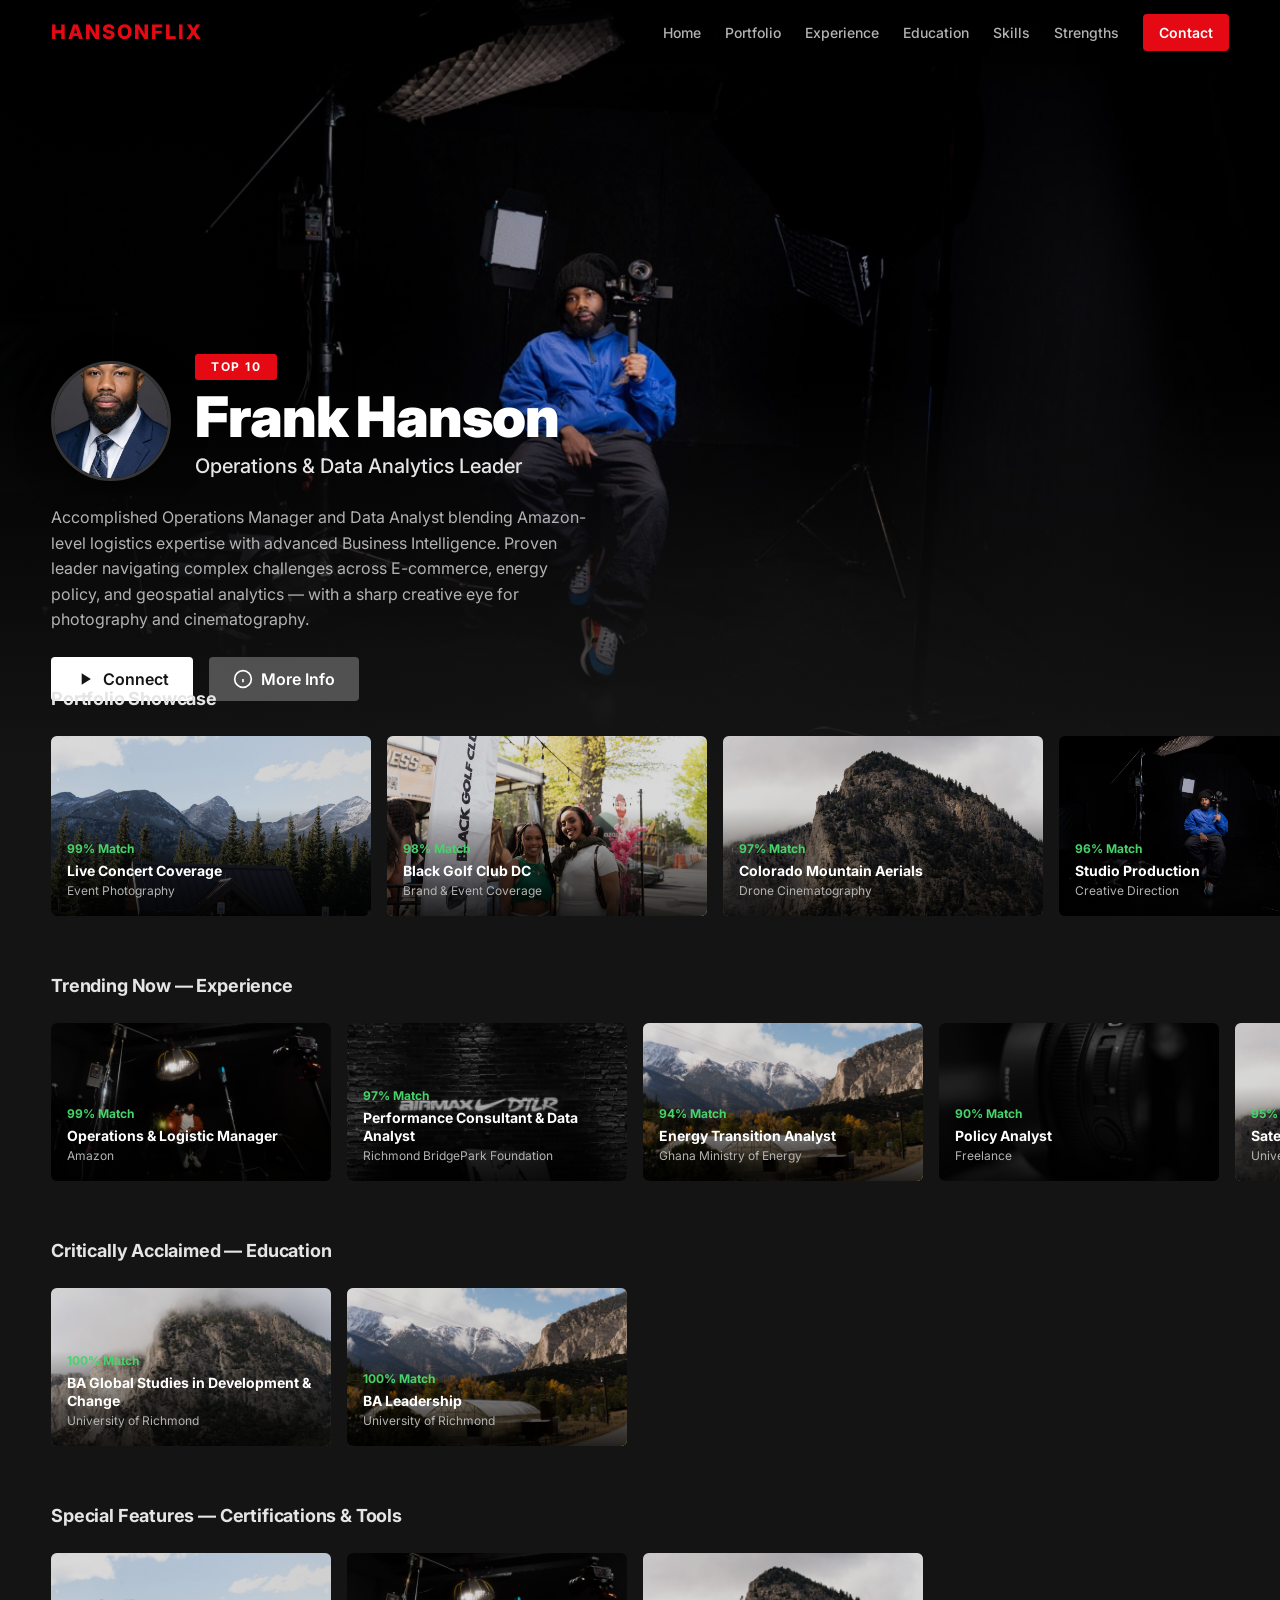
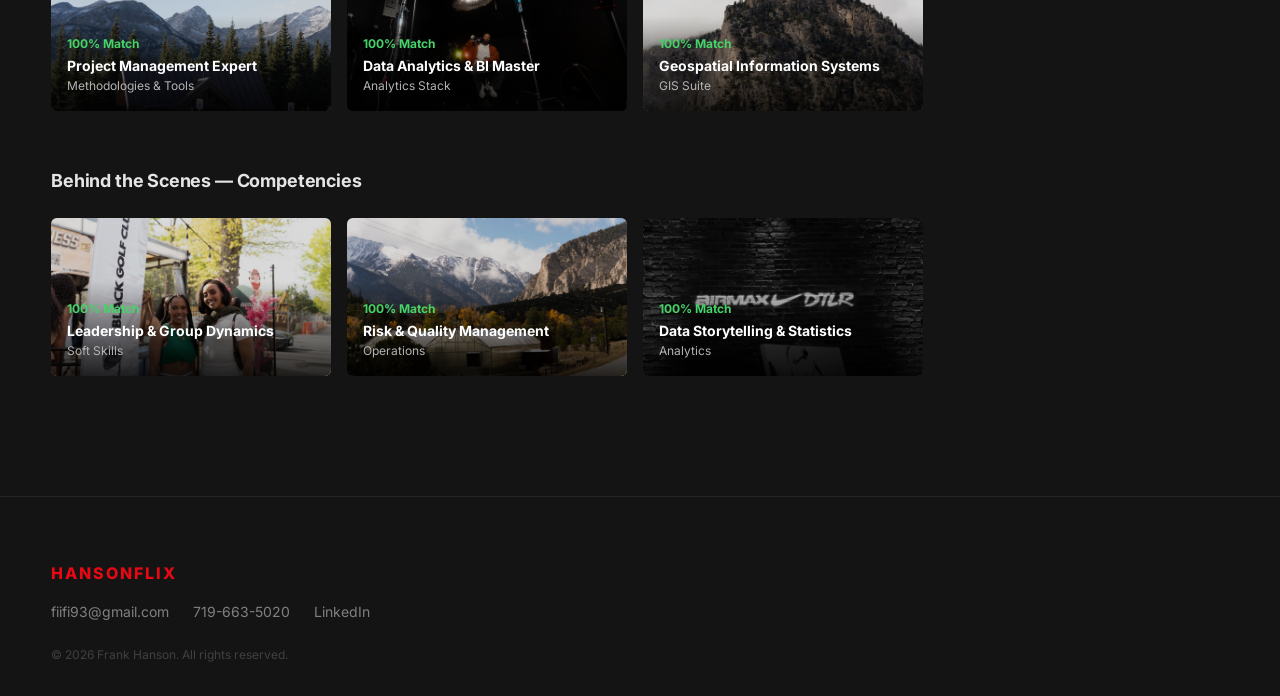
<file: documents/Netflix-Resume/index.html>
<!DOCTYPE html>
<html lang="en">
<head>
    <meta charset="UTF-8">
    <meta name="viewport" content="width=device-width, initial-scale=1.0">
    <meta name="description" content="Frank Hanson — Operations & Data Analytics Leader. Interactive resume showcasing professional experience, certifications, and creative production work.">
    <title>Frank Hanson — Interactive Resume</title>
    <link rel="stylesheet" href="style.css">
    <link rel="preconnect" href="https://fonts.googleapis.com">
    <link rel="preconnect" href="https://fonts.gstatic.com" crossorigin>
    <link href="https://fonts.googleapis.com/css2?family=Inter:wght@300;400;500;600;700;800;900&display=swap" rel="stylesheet">
</head>
<body>
    <!-- Navbar -->
    <nav class="navbar" id="navbar">
        <a href="#" class="navbar-brand" id="navbar-brand">HANSONFLIX</a>
        
        <!-- Hamburger Button (mobile only) -->
        <button class="hamburger" id="hamburger" aria-label="Toggle navigation menu" aria-expanded="false">
            <span class="hamburger-line"></span>
            <span class="hamburger-line"></span>
            <span class="hamburger-line"></span>
        </button>

        <div class="navbar-nav" id="navbar-nav">
            <a href="#" class="nav-link">Home</a>
            <a href="#portfolio" class="nav-link">Portfolio</a>
            <a href="#experience" class="nav-link">Experience</a>
            <a href="#education" class="nav-link">Education</a>
            <a href="#certifications" class="nav-link">Skills</a>
            <a href="#competencies" class="nav-link">Strengths</a>
            <a href="mailto:fiifi93@gmail.com" class="nav-link nav-link-cta">Contact</a>
        </div>
    </nav>

    <!-- Hero Section -->
    <header class="hero" id="hero">
        <div class="hero-bg-image" style="background-image: url('assets/web/dsc.jpg');"></div>
        <div class="hero-overlay"></div>
        <div class="hero-content">
            <div class="hero-profile">
                <img class="hero-avatar" src="assets/web/portrait-3.jpg" alt="Frank Hanson professional portrait" width="120" height="120">
                <div class="hero-profile-text">
                    <div class="hero-maturity-badge">TOP 10</div>
                    <h1 class="hero-title">Frank Hanson</h1>
                    <h2 class="hero-subtitle">Operations & Data Analytics Leader</h2>
                </div>
            </div>
            <p class="hero-description">Accomplished Operations Manager and Data Analyst blending Amazon-level logistics expertise with advanced Business Intelligence. Proven leader navigating complex challenges across E-commerce, energy policy, and geospatial analytics — with a sharp creative eye for photography and cinematography.</p>
            <div class="hero-buttons">
                <a href="https://www.linkedin.com/in/frank-hanson-1595a0186" target="_blank" rel="noopener noreferrer" class="btn btn-play" id="btn-connect">
                    <svg width="20" height="20" viewBox="0 0 24 24" fill="currentColor"><path d="M8 5v14l11-7z"/></svg>
                    <span>Connect</span>
                </a>
                <button class="btn btn-info" id="btn-more-info">
                    <svg width="20" height="20" viewBox="0 0 24 24" fill="none" stroke="currentColor" stroke-width="2"><circle cx="12" cy="12" r="10"/><line x1="12" y1="16" x2="12" y2="12"/><line x1="12" y1="8" x2="12.01" y2="8"/></svg>
                    <span>More Info</span>
                </button>
            </div>
        </div>
    </header>

    <!-- Main Content Sliders -->
    <main>
        <!-- Portfolio Showcase -->
        <section class="row" id="portfolio">
            <h2 class="row-title">Portfolio Showcase</h2>
            <div class="row-posters row-posters-lg" id="portfolio-posters">
                <!-- Injected via JS -->
            </div>
        </section>

        <section class="row" id="experience">
            <h2 class="row-title">Trending Now — Experience</h2>
            <div class="row-posters" id="experience-posters">
                <!-- Injected via JS -->
            </div>
        </section>

        <section class="row" id="education">
            <h2 class="row-title">Critically Acclaimed — Education</h2>
            <div class="row-posters" id="education-posters">
                <!-- Injected via JS -->
            </div>
        </section>

        <section class="row" id="certifications">
            <h2 class="row-title">Special Features — Certifications & Tools</h2>
            <div class="row-posters" id="certifications-posters">
                <!-- Injected via JS -->
            </div>
        </section>

        <section class="row" id="competencies">
            <h2 class="row-title">Behind the Scenes — Competencies</h2>
            <div class="row-posters" id="competencies-posters">
                <!-- Injected via JS -->
            </div>
        </section>
    </main>

    <!-- Footer -->
    <footer class="footer">
        <div class="footer-content">
            <p class="footer-brand">HANSONFLIX</p>
            <div class="footer-links">
                <a href="mailto:fiifi93@gmail.com">fiifi93@gmail.com</a>
                <a href="tel:7196635020">719-663-5020</a>
                <a href="https://www.linkedin.com/in/frank-hanson-1595a0186" target="_blank" rel="noopener noreferrer">LinkedIn</a>
            </div>
            <p class="footer-copy">&copy; 2026 Frank Hanson. All rights reserved.</p>
        </div>
    </footer>

    <!-- Modal -->
    <div class="modal-overlay" id="modal-overlay">
        <div class="modal-content" id="modal-content">
            <button class="modal-close" id="modal-close" aria-label="Close modal">
                <svg width="18" height="18" viewBox="0 0 24 24" fill="none" stroke="currentColor" stroke-width="2.5" stroke-linecap="round"><line x1="18" y1="6" x2="6" y2="18"/><line x1="6" y1="6" x2="18" y2="18"/></svg>
            </button>
            
            <div class="modal-header" id="modal-header-bg">
                <div class="modal-header-content">
                    <h1 class="modal-title" id="modal-title">Title</h1>
                    <div class="modal-meta">
                        <span class="match-score" id="modal-match">99% Match</span>
                        <span id="modal-date">Date</span>
                        <span class="hd-badge">HD</span>
                    </div>
                </div>
            </div>

            <div class="modal-body">
                <div class="modal-desc" id="modal-desc">
                    Description goes here.
                </div>
                <div class="modal-tags">
                    <div class="tag-group">
                        <span class="tag-label">Cast: </span>
                        <span class="tag-values" id="modal-company">Company</span>
                    </div>
                    <div class="tag-group">
                        <span class="tag-label">Genres: </span>
                        <span class="tag-values" id="modal-skills">Skills</span>
                    </div>
                    <div class="tag-group">
                        <span class="tag-label">This show is: </span>
                        <span class="tag-values" id="modal-type">Type</span>
                    </div>
                </div>
            </div>
        </div>
    </div>

    <!-- Contact Info Toast -->
    <div class="toast" id="info-toast">
        <div class="toast-body">
            <p><strong>Email:</strong> fiifi93@gmail.com</p>
            <p><strong>Phone:</strong> 719-663-5020</p>
            <p><strong>LinkedIn:</strong> linkedin.com/in/frank-hanson-1595a0186</p>
        </div>
    </div>

    <script src="script.js"></script>
</body>
</html>
</file>
<file: style.css>
/* ============================================================
   FRANK HANSON — Resume
   Built on the HansOn master theme tokens (same 21-token file as
   custom.hansonthecut.com / store.hansonthecut.com). Dark is the
   brand default; theme.js interpolates every token in OKLCH across
   the spectrum (0 light → 0.5 grey → 1 dark, foreground flip ~54%).
   ============================================================ */
:root {
  --bg: #0a0a0b;
  --surface: #131315;
  --surface-raised: #1d1d20;
  --surface-sunken: #0e0e10;
  --border: #2a2a2e;
  --border-strong: #3d3d43;
  --text-primary: #f5f5f4;
  --text-secondary: #a7a7ae;
  --text-faint: #6e6e76;
  --text-on-accent: #111113;
  --accent: #f5f5f4;
  --success: #4ade80;
  --warning: #facc15;
  --danger: #f87171;
  --focus: #7dd3fc;
  --shadow: 0 8px 30px rgba(0, 0, 0, 0.45);
  --frame-shadow: 0 0 0 1px var(--border);
  --track-a: #2a2a2e;
  --track-b: #3d3d43;
  --track-c: #6e6e76;
  --track-d: #a7a7ae;
}

[data-theme="light"] {
  --bg: #f2f2f3;
  --surface: #ffffff;
  --surface-raised: #e9e9eb;
  --surface-sunken: #efefef;
  --border: #d8d8db;
  --border-strong: #b9b9be;
  --text-primary: #111113;
  --text-secondary: #5c5c63;
  --text-faint: #8e8e96;
  --text-on-accent: #ffffff;
  --accent: #111113;
  --focus: #2563eb;
  --shadow: 0 8px 30px rgba(0, 0, 0, 0.12);
  --track-a: #d8d8db;
  --track-b: #b9b9be;
  --track-c: #8e8e96;
  --track-d: #5c5c63;
}

* { box-sizing: border-box; }

html { scroll-behavior: smooth; }

body {
  margin: 0;
  overflow-x: clip;
  background: var(--bg);
  color: var(--text-primary);
  font-family: ui-sans-system, system-ui, -apple-system, "Segoe UI", Roboto,
    Helvetica, Arial, sans-serif;
  line-height: 1.55;
  -webkit-font-smoothing: antialiased;
}

a { color: inherit; }
img { max-width: 100%; }

::selection { background: var(--accent); color: var(--text-on-accent); }

/* ---------- Header ---------- */
.site-header {
  display: flex;
  align-items: center;
  gap: 20px;
  padding: 14px 24px;
  border-bottom: 1px solid var(--border);
  background: color-mix(in srgb, var(--surface) 88%, transparent);
  backdrop-filter: blur(14px);
  -webkit-backdrop-filter: blur(14px);
  position: sticky;
  top: 0;
  z-index: 60;
}

.brand {
  font-weight: 800;
  letter-spacing: 0.14em;
  font-size: 15px;
  text-decoration: none;
  white-space: nowrap;
}

.site-nav {
  margin-left: auto;
  display: flex;
  align-items: center;
  gap: 22px;
  font-size: 14px;
  color: var(--text-secondary);
}
.site-nav a { text-decoration: none; white-space: nowrap; }
.site-nav a:hover { color: var(--text-primary); }

.header-actions {
  display: flex;
  align-items: center;
  gap: 12px;
  margin-left: 8px;
}

.btn {
  display: inline-flex;
  align-items: center;
  justify-content: center;
  gap: 8px;
  font: inherit;
  font-weight: 600;
  font-size: 14px;
  line-height: 1;
  padding: 10px 18px;
  border-radius: 999px;
  border: 1px solid transparent;
  cursor: pointer;
  text-decoration: none;
  transition: transform 0.25s ease, background 0.25s ease, color 0.25s ease, border-color 0.25s ease;
}
.btn-lg { padding: 14px 26px; font-size: 15px; }
.btn-accent { background: var(--accent); color: var(--text-on-accent); }
.btn-accent:hover { transform: translateY(-1px); }
.btn-ghost {
  background: transparent;
  color: var(--text-primary);
  border-color: var(--border-strong);
}
.btn-ghost:hover { border-color: var(--text-secondary); transform: translateY(-1px); }

.header-cta { padding: 10px 20px; }

/* Theme control — icon-only toggle (moon / sun), panel with spectrum */
.theme-control { position: relative; }
.theme-toggle {
  display: inline-flex;
  align-items: center;
  justify-content: center;
  width: 38px;
  height: 38px;
  border-radius: 999px;
  border: 1px solid var(--border-strong);
  background: transparent;
  color: var(--text-primary);
  cursor: pointer;
  transition: border-color 0.25s ease, transform 0.25s ease;
}
.theme-toggle:hover { border-color: var(--text-secondary); transform: translateY(-1px); }
/* Moon shows on the dark side of the spectrum, sun on the light side. */
.theme-toggle .icon-sun { display: none; }
.theme-toggle .icon-moon { display: block; }
html[data-theme-side="light"] .theme-toggle .icon-sun { display: block; }
html[data-theme-side="light"] .theme-toggle .icon-moon { display: none; }

.theme-panel {
  position: absolute;
  right: 0;
  top: calc(100% + 10px);
  width: 248px;
  padding: 14px 16px 12px;
  background: var(--surface-raised);
  border: 1px solid var(--border);
  border-radius: 14px;
  box-shadow: var(--shadow);
  z-index: 80;
}
.theme-panel-scale {
  display: flex;
  justify-content: space-between;
  font-size: 11px;
  letter-spacing: 0.08em;
  text-transform: uppercase;
  color: var(--text-faint);
  margin-bottom: 6px;
}
.theme-slider {
  width: 100%;
  accent-color: var(--text-primary);
  cursor: pointer;
}
.theme-presets {
  display: flex;
  gap: 6px;
  margin-top: 10px;
}
.theme-presets button {
  flex: 1;
  font: inherit;
  font-size: 12px;
  font-weight: 600;
  padding: 7px 0;
  border-radius: 999px;
  border: 1px solid var(--border-strong);
  background: transparent;
  color: var(--text-secondary);
  cursor: pointer;
}
.theme-presets button:hover { color: var(--text-primary); }
.theme-presets button[data-active="true"] {
  background: var(--accent);
  border-color: var(--accent);
  color: var(--text-on-accent);
}

.nav-toggle {
  display: none;
  flex-direction: column;
  gap: 5px;
  width: 38px;
  height: 38px;
  align-items: center;
  justify-content: center;
  background: transparent;
  border: 1px solid var(--border-strong);
  border-radius: 999px;
  cursor: pointer;
}
.nav-toggle span {
  display: block;
  width: 16px;
  height: 2px;
  background: var(--text-primary);
  transition: transform 0.25s ease, opacity 0.25s ease;
}
.nav-toggle.active span:nth-child(1) { transform: translateY(7px) rotate(45deg); }
.nav-toggle.active span:nth-child(2) { opacity: 0; }
.nav-toggle.active span:nth-child(3) { transform: translateY(-7px) rotate(-45deg); }

.spectrum-bar {
  height: 3px;
  background: linear-gradient(90deg, #f2f2f3 0%, #8e8e96 50%, #0a0a0b 100%);
  opacity: 0.55;
}

@media (max-width: 1100px) {
  .site-header { flex-wrap: wrap; row-gap: 10px; }
  .site-nav { flex-wrap: wrap; row-gap: 8px; }
}
@media (max-width: 760px) {
  .site-header { padding: 12px 16px; gap: 10px; flex-wrap: nowrap; }
  .nav-toggle { display: inline-flex; }
  .header-cta { display: none; }
  .site-nav {
    display: none;
    position: absolute;
    top: 100%;
    left: 0;
    right: 0;
    flex-direction: column;
    align-items: flex-start;
    gap: 4px;
    margin: 0;
    padding: 12px 16px 16px;
    background: var(--surface);
    border-bottom: 1px solid var(--border);
    font-size: 15px;
  }
  .site-nav.open { display: flex; }
  .site-nav a { padding: 8px 0; width: 100%; }
}

/* ---------- Hero ---------- */
.hero {
  position: relative;
  min-height: min(92vh, 860px);
  display: flex;
  align-items: center;
  overflow: hidden;
  isolation: isolate;
}
.hero-video {
  position: absolute;
  inset: 0;
  width: 100%;
  height: 100%;
  object-fit: cover;
  z-index: -2;
  transform: scale(1.06);
}
html.fx-on .hero-video { transform: scale(calc(1.06 + var(--p, 0) * 0.08)) translateY(calc(var(--p, 0) * 4%)); }
.hero-shade {
  position: absolute;
  inset: 0;
  z-index: -1;
  background:
    linear-gradient(90deg, rgba(5, 5, 8, 0.82) 0%, rgba(5, 5, 8, 0.55) 52%, rgba(5, 5, 8, 0.25) 100%),
    linear-gradient(0deg, var(--bg) 0%, transparent 26%),
    linear-gradient(180deg, rgba(5, 5, 8, 0.35) 0%, transparent 30%);
}
.hero-inner {
  width: 100%;
  max-width: 1180px;
  margin: 0 auto;
  padding: 96px 24px 120px;
  color: #f5f5f4;
}
html.fx-on .hero-inner {
  opacity: calc(1 - var(--p, 0) * 0.55);
  transform: translateY(calc(var(--p, 0) * -34px));
}
.eyebrow {
  margin: 0 0 14px;
  font-size: 12px;
  font-weight: 700;
  letter-spacing: 0.22em;
  text-transform: uppercase;
  color: var(--text-faint);
}
.hero .eyebrow { color: rgba(245, 245, 244, 0.72); }
.hero-title {
  margin: 0 0 10px;
  font-size: clamp(52px, 8.5vw, 104px);
  line-height: 0.98;
  letter-spacing: -0.02em;
  font-weight: 800;
}
.hero-subtitle {
  margin: 0 0 20px;
  font-size: clamp(17px, 2.4vw, 24px);
  font-weight: 600;
  color: rgba(245, 245, 244, 0.92);
}
.hero-lede {
  margin: 0 0 30px;
  max-width: 620px;
  font-size: 16.5px;
  line-height: 1.65;
  color: rgba(245, 245, 244, 0.78);
}
.hero-ctas { display: flex; gap: 12px; flex-wrap: wrap; }
.hero .btn-ghost { color: #f5f5f4; border-color: rgba(245, 245, 244, 0.45); }
.hero .btn-ghost:hover { border-color: #f5f5f4; }

html.fx-on .hero-inner > * {
  animation: hero-rise 0.9s cubic-bezier(0.22, 0.8, 0.3, 1) both;
}
html.fx-on .hero-inner > *:nth-child(2) { animation-delay: 0.08s; }
html.fx-on .hero-inner > *:nth-child(3) { animation-delay: 0.16s; }
html.fx-on .hero-inner > *:nth-child(4) { animation-delay: 0.24s; }
html.fx-on .hero-inner > *:nth-child(5) { animation-delay: 0.32s; }
@keyframes hero-rise {
  from { opacity: 0; transform: translateY(26px); }
  to { opacity: 1; transform: translateY(0); }
}

.sound-toggle {
  position: absolute;
  right: 22px;
  bottom: 22px;
  display: inline-flex;
  align-items: center;
  gap: 8px;
  padding: 9px 14px;
  border-radius: 999px;
  border: 1px solid rgba(245, 245, 244, 0.4);
  background: rgba(10, 10, 12, 0.45);
  backdrop-filter: blur(8px);
  color: #f5f5f4;
  font: inherit;
  font-size: 12.5px;
  font-weight: 600;
  letter-spacing: 0.04em;
  cursor: pointer;
  z-index: 3;
}
.sound-toggle:hover { border-color: #f5f5f4; }

.hero-scroll {
  position: absolute;
  left: 50%;
  bottom: 20px;
  transform: translateX(-50%);
  width: 24px;
  height: 40px;
  border: 1.5px solid rgba(245, 245, 244, 0.4);
  border-radius: 999px;
  z-index: 2;
}
.hero-scroll span {
  position: absolute;
  left: 50%;
  top: 7px;
  width: 4px;
  height: 8px;
  margin-left: -2px;
  border-radius: 4px;
  background: rgba(245, 245, 244, 0.85);
  animation: scroll-cue 2.2s ease-in-out infinite;
}
@keyframes scroll-cue {
  0%, 100% { transform: translateY(0); opacity: 1; }
  55% { transform: translateY(13px); opacity: 0; }
}

/* ---------- Sections ---------- */
main { display: block; }
.section {
  position: relative;
  max-width: 1180px;
  margin: 0 auto;
  padding: 92px 24px 8px;
  scroll-margin-top: 84px;
}
.section:last-of-type { padding-bottom: 96px; }

.section-head { position: relative; z-index: 1; margin-bottom: 40px; }
.display-h {
  margin: 0 0 12px;
  font-size: clamp(32px, 4.6vw, 48px);
  line-height: 1.08;
  letter-spacing: -0.015em;
  font-weight: 800;
}
.lede {
  margin: 0;
  max-width: 680px;
  font-size: 16.5px;
  line-height: 1.65;
  color: var(--text-secondary);
}

/* Giant outlined backdrop word, drifting against the scroll (parallax layer) */
.mega-word {
  position: absolute;
  top: 34px;
  right: -10px;
  z-index: 0;
  font-size: clamp(72px, 13vw, 168px);
  font-weight: 800;
  letter-spacing: 0.02em;
  line-height: 1;
  white-space: nowrap;
  color: transparent;
  -webkit-text-stroke: 1px var(--border-strong);
  opacity: 0.5;
  pointer-events: none;
  user-select: none;
}
.section > *:not(.mega-word) { position: relative; z-index: 1; }

/* Reveal on scroll */
[data-reveal] { opacity: 1; }
html.fx-on [data-reveal] {
  opacity: 0;
  transform: translateY(28px);
  transition: opacity 0.8s cubic-bezier(0.22, 0.8, 0.3, 1), transform 0.8s cubic-bezier(0.22, 0.8, 0.3, 1);
}
html.fx-on [data-reveal].in { opacity: 1; transform: translateY(0); }

/* ---------- About ---------- */
.about-grid {
  display: grid;
  grid-template-columns: 340px 1fr;
  gap: 44px;
  align-items: start;
}
.about-portrait {
  margin: 0;
  border-radius: 20px;
  overflow: hidden;
  border: 1px solid var(--border);
  box-shadow: var(--shadow);
  position: sticky;
  top: 96px;
}
.about-portrait img { display: block; width: 100%; height: auto; }
.summary-list {
  margin: 0 0 30px;
  padding: 0;
  list-style: none;
  display: grid;
  gap: 16px;
}
.summary-list li {
  position: relative;
  padding-left: 22px;
  font-size: 16px;
  line-height: 1.65;
  color: var(--text-secondary);
}
.summary-list li::before {
  content: "";
  position: absolute;
  left: 0;
  top: 10px;
  width: 8px;
  height: 8px;
  border-radius: 2px;
  background: var(--text-primary);
}
.stat-row {
  display: grid;
  grid-template-columns: repeat(3, 1fr);
  gap: 14px;
}
.stat {
  padding: 18px 16px;
  background: var(--surface);
  border: 1px solid var(--border);
  border-radius: 14px;
}
.stat strong {
  display: block;
  font-size: 27px;
  line-height: 1.1;
  letter-spacing: -0.01em;
}
.stat span { font-size: 12.5px; color: var(--text-faint); line-height: 1.4; display: block; margin-top: 5px; }

/* Talent-review ratings + power radar (Dragon Ball-style, movie-rating frame) */
.ratings-panel {
  margin-top: 14px;
  padding: 24px 26px 26px;
  background: var(--surface);
  border: 1px solid var(--border);
  border-radius: 14px;
}
.ratings-title {
  margin: 0 0 16px;
  font-size: 11.5px;
  font-weight: 700;
  letter-spacing: 0.16em;
  text-transform: uppercase;
  color: var(--text-faint);
}
.rating-lines {
  display: grid;
  grid-template-columns: 1fr 1fr;
  gap: 12px;
}
.rating-line {
  display: flex;
  align-items: center;
  gap: 12px;
  flex-wrap: wrap;
  padding: 14px 16px;
  background: var(--surface-sunken);
  border: 1px solid var(--border);
  border-radius: 12px;
}
.rating-name { font-weight: 700; font-size: 15px; }
.stars { font-size: 17px; letter-spacing: 3px; line-height: 1; color: var(--text-primary); }
.stars .star-off { color: var(--border-strong); }
.rating-score { margin-left: auto; font-weight: 800; font-size: 17px; }
/* Growth-edges red: the --danger token pulled toward --text-primary.
   Both inputs are live theme variables, so the mix re-derives at every
   spectrum stop (pale red on dark, deep brick on light) and tracks the
   slider as it moves — no hard-coded colors anywhere in the chart. */
.ratings-panel { --growth-red: color-mix(in srgb, var(--danger) 62%, var(--text-primary) 38%); }

/* Series toggles — checkbox-style, double as the chart legend */
.radar-controls {
  display: flex;
  flex-wrap: wrap;
  gap: 8px 22px;
  margin-top: 18px;
}
.series-toggle {
  position: relative;
  display: inline-flex;
  align-items: center;
  gap: 9px;
  padding: 7px 6px;
  cursor: pointer;
  font-size: 14px;
  font-weight: 600;
  color: var(--text-primary);
  -webkit-tap-highlight-color: transparent;
}
.series-toggle input {
  position: absolute;
  opacity: 0;
  width: 1px;
  height: 1px;
  margin: 0;
}
.toggle-box {
  width: 20px;
  height: 20px;
  flex: none;
  border: 2px solid var(--border-strong);
  border-radius: 6px;
  background: var(--surface-sunken);
  position: relative;
}
.series-toggle input:checked ~ .toggle-box {
  background: var(--text-primary);
  border-color: var(--text-primary);
}
.series-toggle input:checked ~ .toggle-box::after {
  content: "";
  position: absolute;
  left: 5px;
  top: 1.5px;
  width: 5px;
  height: 10px;
  border: solid var(--surface);
  border-width: 0 2.5px 2.5px 0;
  transform: rotate(42deg);
}
.series-toggle input:focus-visible ~ .toggle-box {
  outline: 2px solid var(--focus);
  outline-offset: 2px;
}
.toggle-swatch { width: 12px; height: 12px; border-radius: 3px; flex: none; }
.swatch-strengths { background: var(--accent); }
.swatch-growth { background: var(--growth-red); }
.radar-hint {
  margin: 8px 0 0;
  font-size: 12.5px;
  line-height: 1.5;
  color: var(--text-faint);
}

.radar-figure { margin: 14px auto 4px; max-width: 500px; }
.radar-chart { display: block; width: 100%; height: auto; }
/* Grid + axes derive from --text-primary — a foreground token the theme
   engine interpolates live — so the wireframe holds contrast at every
   spectrum stop, including mid-grey where the bg tokens (--border)
   converge toward the surface and the old chart washed out. */
.radar-grid polygon {
  fill: none;
  stroke: var(--text-primary);
  stroke-opacity: 0.35;
  stroke-width: 1.25;
}
.radar-grid .radar-ring-outer { stroke-opacity: 0.65; stroke-width: 2; }
.radar-axes line {
  stroke: var(--text-primary);
  stroke-opacity: 0.22;
  stroke-width: 1;
}
.radar-axes-growth line {
  stroke: var(--growth-red);
  stroke-opacity: 0.4;
  stroke-width: 1;
}
.radar-poly {
  fill: var(--accent);
  fill-opacity: 0.34;
  stroke: var(--accent);
  stroke-width: 2.75;
  stroke-linejoin: round;
}
.radar-poly-growth {
  fill: var(--danger);
  fill-opacity: 0.24;
  stroke: var(--growth-red);
  stroke-width: 2.5;
  stroke-linejoin: round;
}
.ratings-panel.hide-strengths .series-strengths,
.ratings-panel.hide-growth .series-growth { display: none; }

/* Vertices — generous invisible hit areas for touch, visible dots */
.vertex { cursor: pointer; outline: none; }
.vertex-hit { fill: transparent; }
.vertex-dot {
  transform-box: fill-box;
  transform-origin: center;
  transition: transform 0.18s ease;
}
.dot-strengths { fill: var(--surface); stroke: var(--accent); stroke-width: 2.5; }
.dot-growth { fill: var(--growth-red); stroke: var(--surface); stroke-width: 2; }
.vertex:hover .vertex-dot,
.vertex:focus-visible .vertex-dot,
.vertex.active .vertex-dot { transform: scale(1.3); }
.vertex:focus-visible .vertex-dot { stroke-width: 3.5; }

.radar-labels text {
  fill: var(--text-primary);
  font-family: inherit;
  font-size: 13px;
  font-weight: 700;
  letter-spacing: 0.03em;
}
.radar-labels-growth text {
  fill: var(--growth-red);
  font-family: inherit;
  font-size: 11px;
  font-weight: 700;
  letter-spacing: 0.02em;
}
.radar-scale { fill: var(--text-secondary); font-size: 11px; font-weight: 600; }
.radar-anim { transform-box: view-box; transform-origin: center; }
html.fx-on .radar-anim {
  transform: scale(0.25);
  opacity: 0;
  transition: transform 1s cubic-bezier(0.22, 0.8, 0.3, 1) 0.2s, opacity 0.5s ease 0.2s;
}
html.fx-on [data-reveal].in .radar-anim { transform: scale(1); opacity: 1; }

/* Vertex detail card — in-flow under the chart, so it can never clip */
.radar-detail {
  display: flex;
  gap: 12px;
  align-items: flex-start;
  margin-top: 14px;
  padding: 14px 16px;
  background: var(--surface-sunken);
  border: 1px solid var(--border-strong);
  border-left: 3px solid var(--accent);
  border-radius: 12px;
}
.radar-detail[hidden] { display: none; }
.radar-detail.is-growth { border-left-color: var(--growth-red); }
.radar-detail-main { flex: 1; min-width: 0; }
.radar-detail-head {
  margin: 0;
  display: flex;
  align-items: baseline;
  flex-wrap: wrap;
  gap: 6px 10px;
}
.radar-detail-name { font-weight: 800; font-size: 15px; }
.radar-detail-score { font-weight: 800; font-size: 15px; }
.radar-detail-series {
  font-size: 11px;
  font-weight: 700;
  letter-spacing: 0.12em;
  text-transform: uppercase;
  color: var(--text-faint);
}
.radar-detail-why {
  margin: 6px 0 0;
  font-size: 13.5px;
  line-height: 1.5;
  color: var(--text-secondary);
}
.radar-detail-close {
  flex: none;
  width: 30px;
  height: 30px;
  border-radius: 8px;
  border: 1px solid var(--border);
  background: var(--surface);
  color: var(--text-primary);
  font-size: 17px;
  line-height: 1;
  cursor: pointer;
}

/* Text equivalents — both series, score + the why behind it */
.radar-values-groups {
  display: grid;
  gap: 18px;
  margin-top: 20px;
}
@media (min-width: 720px) {
  .radar-values-groups { grid-template-columns: 1fr 1fr; }
}
.radar-values-title {
  margin: 0 0 8px;
  display: flex;
  align-items: center;
  gap: 8px;
  font-size: 11.5px;
  font-weight: 700;
  letter-spacing: 0.14em;
  text-transform: uppercase;
  color: var(--text-faint);
}
.radar-values {
  list-style: none;
  margin: 0;
  padding: 0;
  display: grid;
  gap: 8px;
}
.radar-values li {
  padding: 10px 12px;
  border-radius: 12px;
  background: var(--surface-sunken);
  border: 1px solid var(--border);
}
.rv-head {
  display: flex;
  align-items: baseline;
  justify-content: space-between;
  gap: 10px;
  font-size: 13.5px;
  font-weight: 600;
  color: var(--text-primary);
}
.rv-head strong { font-weight: 800; }
.radar-values-group.is-growth .rv-head strong { color: var(--growth-red); }
.rv-why {
  display: block;
  margin-top: 4px;
  font-size: 12.5px;
  line-height: 1.45;
  color: var(--text-secondary);
}

/* ---------- Timeline ---------- */
.timeline {
  position: relative;
  display: grid;
  gap: 18px;
}
.timeline::before {
  content: "";
  position: absolute;
  left: 196px;
  top: 12px;
  bottom: 12px;
  width: 1px;
  background: var(--border);
}
.tl-item {
  position: relative;
  display: grid;
  grid-template-columns: 168px 1fr;
  gap: 56px;
  padding: 26px 28px;
  background: var(--surface);
  border: 1px solid var(--border);
  border-radius: 18px;
}
.tl-item::before {
  content: "";
  position: absolute;
  left: 189px;
  top: 36px;
  width: 15px;
  height: 15px;
  border-radius: 50%;
  background: var(--bg);
  border: 2px solid var(--text-primary);
  z-index: 1;
}
.tl-meta { display: flex; flex-direction: column; gap: 4px; padding-top: 4px; }
.tl-date { font-weight: 700; font-size: 14.5px; }
.tl-place { font-size: 13px; color: var(--text-faint); }
.tl-body h3 { margin: 0 0 3px; font-size: 20px; letter-spacing: -0.01em; }
.tl-org { margin: 0 0 12px; font-weight: 600; color: var(--text-secondary); font-size: 15px; }
.tl-body ul { margin: 0; padding-left: 18px; display: grid; gap: 7px; }
.tl-body li { font-size: 15px; line-height: 1.6; color: var(--text-secondary); }

/* ---------- Cards ---------- */
.card-grid {
  display: grid;
  grid-template-columns: repeat(2, 1fr);
  gap: 18px;
}
.card {
  padding: 28px;
  background: var(--surface);
  border: 1px solid var(--border);
  border-radius: 18px;
  transition: transform 0.3s ease, border-color 0.3s ease;
}
.card:hover { transform: translateY(-3px); border-color: var(--border-strong); }
.card-tag {
  margin: 0 0 10px;
  font-size: 11.5px;
  font-weight: 700;
  letter-spacing: 0.16em;
  text-transform: uppercase;
  color: var(--text-faint);
}
.card h3 { margin: 0 0 10px; font-size: 20px; letter-spacing: -0.01em; }
.card p { margin: 0; font-size: 15px; line-height: 1.65; color: var(--text-secondary); }

/* ---------- Ventures ---------- */
.feature {
  display: grid;
  grid-template-columns: 1.05fr 1fr;
  gap: 0;
  margin-bottom: 18px;
  background: var(--surface);
  border: 1px solid var(--border);
  border-radius: 20px;
  overflow: hidden;
}
.feature-media { min-height: 320px; }
.feature-media img {
  width: 100%;
  height: 100%;
  object-fit: cover;
  display: block;
}
.feature-body { padding: 34px; display: flex; flex-direction: column; justify-content: center; }
.feature-body h3 { margin: 0 0 12px; font-size: 24px; letter-spacing: -0.01em; line-height: 1.25; }
.feature-body p { margin: 0 0 16px; font-size: 15.5px; line-height: 1.65; color: var(--text-secondary); }
.text-link {
  font-weight: 600;
  font-size: 14.5px;
  text-decoration: none;
  color: var(--text-primary);
}
.text-link:hover { text-decoration: underline; }
.card .text-link { display: inline-block; margin-top: 14px; }

.card-grid-2 { margin-bottom: 18px; }

.suite-grid {
  display: grid;
  grid-template-columns: repeat(3, 1fr);
  gap: 18px;
  margin-bottom: 18px;
}
.suite-card {
  display: block;
  text-decoration: none;
  background: var(--surface);
  border: 1px solid var(--border);
  border-radius: 18px;
  overflow: hidden;
  transition: transform 0.3s ease, border-color 0.3s ease;
}
.suite-card:hover { transform: translateY(-3px); border-color: var(--border-strong); }
.suite-card img { display: block; width: 100%; aspect-ratio: 16 / 10; object-fit: contain; background: var(--surface-sunken); }
.suite-card-body { padding: 20px 22px 22px; }
.suite-card-body h3 { margin: 0 0 6px; font-size: 18px; }
.suite-card-body p { margin: 0 0 12px; font-size: 14px; line-height: 1.6; color: var(--text-secondary); }

.work-strip {
  display: grid;
  grid-template-columns: repeat(3, 1fr);
  gap: 18px;
}
.work-strip figure { margin: 0; border-radius: 16px; overflow: hidden; position: relative; border: 1px solid var(--border); }
.work-strip img { display: block; width: 100%; aspect-ratio: 4 / 3; object-fit: cover; }
.work-strip figcaption {
  position: absolute;
  left: 0; right: 0; bottom: 0;
  padding: 26px 16px 12px;
  font-size: 13.5px;
  font-weight: 600;
  color: #f5f5f4;
  background: linear-gradient(0deg, rgba(5, 5, 8, 0.78), transparent);
}

/* ---------- Skills ---------- */
.skills-grid {
  display: grid;
  grid-template-columns: repeat(3, 1fr);
  gap: 18px;
}
.skill-group {
  padding: 24px 26px;
  background: var(--surface);
  border: 1px solid var(--border);
  border-radius: 18px;
}
.skill-group h3 { margin: 0 0 14px; font-size: 16.5px; }
.chips { list-style: none; margin: 0; padding: 0; display: flex; flex-wrap: wrap; gap: 8px; }
.chips li {
  font-size: 13px;
  font-weight: 500;
  padding: 6px 12px;
  border-radius: 999px;
  background: var(--surface-sunken);
  border: 1px solid var(--border);
  color: var(--text-secondary);
}
.in-progress {
  margin: 20px 0 0;
  padding: 16px 20px;
  border: 1px dashed var(--border-strong);
  border-radius: 14px;
  color: var(--text-secondary);
  font-size: 15px;
}
.in-progress strong { color: var(--text-primary); }

/* ---------- Education ---------- */
.edu-minors { margin: 18px 0 0; font-size: 15.5px; color: var(--text-secondary); }
.edu-minors strong { color: var(--text-primary); }

/* ---------- Contact ---------- */
.contact-grid {
  display: grid;
  grid-template-columns: 1.5fr 1fr;
  gap: 44px;
  align-items: start;
}
.contact-form { display: grid; gap: 16px; }
.field { display: grid; gap: 7px; }
.field-row { display: grid; grid-template-columns: 1fr 1fr; gap: 16px; }
.field label { font-size: 13.5px; font-weight: 600; }
.field .req { color: var(--danger); }
.field input,
.field select,
.field textarea {
  font: inherit;
  font-size: 15px;
  padding: 12px 14px;
  border-radius: 10px;
  border: 1px solid var(--border-strong);
  background: var(--surface-sunken);
  color: var(--text-primary);
  width: 100%;
}
.field textarea { resize: vertical; min-height: 120px; }
.field input:focus,
.field select:focus,
.field textarea:focus {
  outline: 2px solid var(--focus);
  outline-offset: 1px;
}
.contact-submit { justify-self: start; }
.contact-status { margin: 0; font-size: 14.5px; color: var(--text-secondary); min-height: 1.2em; }
.contact-status.success { color: var(--success); }
.contact-status.error { color: var(--danger); }

.contact-aside h3 { margin: 0 0 12px; font-size: 16.5px; }
.contact-aside h3:not(:first-child) { margin-top: 30px; }
.direct-list { list-style: none; margin: 0; padding: 0; display: grid; gap: 10px; }
.direct-list li { display: grid; gap: 2px; font-size: 15px; }
.direct-list li > span:first-child {
  font-size: 11.5px;
  font-weight: 700;
  letter-spacing: 0.16em;
  text-transform: uppercase;
  color: var(--text-faint);
}
.direct-list a { text-decoration: none; font-weight: 500; }
.direct-list a:hover { text-decoration: underline; }
.direct-value { color: var(--text-secondary); }

/* ---------- Footer ---------- */
.site-footer {
  border-top: 1px solid var(--border);
  padding: 44px 24px 40px;
  text-align: center;
}
.footer-brand { margin: 0 0 14px; font-weight: 800; letter-spacing: 0.14em; font-size: 14px; }
.footer-links { display: flex; gap: 22px; justify-content: center; flex-wrap: wrap; margin-bottom: 16px; }
.footer-links a { text-decoration: none; font-size: 14px; color: var(--text-secondary); }
.footer-links a:hover { color: var(--text-primary); }
.footer-copy { margin: 0; font-size: 13px; color: var(--text-faint); }

/* ---------- Responsive ---------- */
@media (max-width: 1000px) {
  .about-grid { grid-template-columns: 1fr; }
  .about-portrait { position: static; max-width: 380px; }
  .stat-row { grid-template-columns: repeat(2, 1fr); }
  .timeline::before { left: 12px; }
  .tl-item { grid-template-columns: 1fr; gap: 10px; padding: 24px 22px 24px 40px; }
  .tl-item::before { left: 5px; top: 30px; }
  .feature { grid-template-columns: 1fr; }
  .feature-media { min-height: 240px; max-height: 320px; }
  .suite-grid, .skills-grid, .work-strip { grid-template-columns: 1fr 1fr; }
  .contact-grid { grid-template-columns: 1fr; }
}
@media (max-width: 640px) {
  .section { padding: 64px 18px 4px; }
  .card-grid, .suite-grid, .skills-grid, .work-strip { grid-template-columns: 1fr; }
  .field-row { grid-template-columns: 1fr; }
  .hero-inner { padding: 72px 18px 110px; }
  .stat-row { grid-template-columns: 1fr 1fr; }
  .rating-lines { grid-template-columns: 1fr; }
  .ratings-panel { padding: 20px 16px 22px; }
  .mega-word { opacity: 0.35; }
}

/* ---------- Reduced motion ---------- */
@media (prefers-reduced-motion: reduce) {
  html { scroll-behavior: auto; }
  *, *::before, *::after {
    animation-duration: 0.001s !important;
    animation-iteration-count: 1 !important;
    transition-duration: 0.001s !important;
  }
}
</file>
<file: documents/Netflix-Resume/style.css>
/* ============================================
   HANSONFLIX — Netflix-Style Interactive Resume
   Design System: Apple HIG + Netflix UI
   Typography: Inter (Google Fonts)
   ============================================ */

:root {
  /* Color Palette */
  --hf-red: #e50914;
  --hf-red-hover: #f6121d;
  --hf-black: #141414;
  --hf-dark: #181818;
  --hf-card: #1f1f1f;
  --hf-border: rgba(255, 255, 255, 0.08);
  --hf-white: #ffffff;
  --hf-gray-100: #e5e5e5;
  --hf-gray-200: #b3b3b3;
  --hf-gray-300: #808080;
  --hf-gray-400: #404040;
  --hf-green: #46d369;

  /* Spacing — Apple HIG 8pt grid */
  --space-xs: 4px;
  --space-sm: 8px;
  --space-md: 16px;
  --space-lg: 24px;
  --space-xl: 32px;
  --space-2xl: 48px;
  --space-3xl: 64px;

  /* Typography Scale */
  --text-xs: 0.75rem;
  --text-sm: 0.875rem;
  --text-base: 1rem;
  --text-lg: 1.125rem;
  --text-xl: 1.25rem;
  --text-2xl: 1.5rem;
  --text-3xl: 2rem;
  --text-4xl: 2.5rem;
  --text-5xl: 3.5rem;

  /* Transitions — Apple-style spring feel */
  --ease-out: cubic-bezier(0.25, 0.46, 0.45, 0.94);
  --ease-spring: cubic-bezier(0.34, 1.56, 0.64, 1);
  --duration-fast: 150ms;
  --duration-normal: 250ms;
  --duration-slow: 400ms;

  /* Layout */
  --nav-height: 64px;
  --content-padding: 4%;
}

/* ============================================
   RESET & BASE
   ============================================ */
*,
*::before,
*::after {
  margin: 0;
  padding: 0;
  box-sizing: border-box;
}

html {
  scroll-behavior: smooth;
  -webkit-text-size-adjust: 100%;
}

body {
  font-family: 'Inter', -apple-system, BlinkMacSystemFont, 'Segoe UI', Roboto, sans-serif;
  background-color: var(--hf-black);
  color: var(--hf-white);
  overflow-x: hidden;
  -webkit-font-smoothing: antialiased;
  -moz-osx-font-smoothing: grayscale;
  line-height: 1.5;
}

a {
  color: inherit;
  text-decoration: none;
}

button {
  font-family: inherit;
  cursor: pointer;
}

/* ============================================
   NAVBAR — Fixed, with glassmorphism on scroll
   ============================================ */
.navbar {
  position: fixed;
  top: 0;
  width: 100%;
  height: var(--nav-height);
  padding: 0 var(--content-padding);
  display: flex;
  justify-content: space-between;
  align-items: center;
  z-index: 1000;
  background: linear-gradient(to bottom, rgba(0, 0, 0, 0.85) 0%, transparent 100%);
  transition: background-color var(--duration-normal) var(--ease-out),
              backdrop-filter var(--duration-normal) var(--ease-out);
}

.navbar.scrolled {
  background: rgba(20, 20, 20, 0.92);
  backdrop-filter: saturate(180%) blur(20px);
  -webkit-backdrop-filter: saturate(180%) blur(20px);
  border-bottom: 1px solid var(--hf-border);
}

.navbar-brand {
  color: var(--hf-red);
  font-size: var(--text-xl);
  font-weight: 800;
  letter-spacing: 2px;
  flex-shrink: 0;
}

.navbar-nav {
  display: flex;
  align-items: center;
  gap: var(--space-lg);
}

.nav-link {
  color: var(--hf-gray-200);
  font-size: var(--text-sm);
  font-weight: 500;
  transition: color var(--duration-fast) var(--ease-out);
  white-space: nowrap;
}

.nav-link:hover {
  color: var(--hf-white);
}

.nav-link-cta {
  background: var(--hf-red);
  color: var(--hf-white);
  padding: var(--space-sm) var(--space-md);
  border-radius: 4px;
  font-weight: 600;
  transition: background var(--duration-fast) var(--ease-out),
              transform var(--duration-fast) var(--ease-out);
}

.nav-link-cta:hover {
  background: var(--hf-red-hover);
  color: var(--hf-white);
  transform: scale(1.03);
}

/* Hamburger — hidden on desktop */
.hamburger {
  display: none;
  background: none;
  border: none;
  padding: var(--space-sm);
  flex-direction: column;
  justify-content: center;
  gap: 5px;
  z-index: 1001;
}

.hamburger-line {
  display: block;
  width: 22px;
  height: 2px;
  background: var(--hf-white);
  border-radius: 2px;
  transition: transform var(--duration-normal) var(--ease-out),
              opacity var(--duration-fast) var(--ease-out);
}

.hamburger.active .hamburger-line:nth-child(1) {
  transform: translateY(7px) rotate(45deg);
}
.hamburger.active .hamburger-line:nth-child(2) {
  opacity: 0;
}
.hamburger.active .hamburger-line:nth-child(3) {
  transform: translateY(-7px) rotate(-45deg);
}

/* ============================================
   HERO SECTION — Image background with avatar
   ============================================ */
.hero {
  position: relative;
  height: 85vh;
  min-height: 500px;
  max-height: 900px;
  width: 100%;
  display: flex;
  align-items: flex-end;
  overflow: hidden;
}

.hero-bg-image {
  position: absolute;
  top: 0;
  left: 0;
  width: 100%;
  height: 100%;
  background-size: cover;
  background-position: center 30%;
  z-index: 0;
  animation: heroZoom 20s ease-in-out infinite alternate;
}

@keyframes heroZoom {
  0% { transform: scale(1); }
  100% { transform: scale(1.05); }
}

.hero-video {
  position: absolute;
  top: 0;
  left: 0;
  width: 100%;
  height: 100%;
  object-fit: cover;
  z-index: 0;
}

.hero-overlay {
  position: absolute;
  top: 0;
  left: 0;
  width: 100%;
  height: 100%;
  z-index: 1;
  background:
    linear-gradient(to top, var(--hf-black) 0%, transparent 50%),
    linear-gradient(to right, rgba(0, 0, 0, 0.75) 0%, transparent 65%),
    linear-gradient(to bottom, rgba(0, 0, 0, 0.4) 0%, transparent 15%);
}

.hero-content {
  position: relative;
  z-index: 5;
  padding: var(--space-3xl) var(--content-padding);
  max-width: 650px;
}

/* Hero profile — Avatar + text side by side */
.hero-profile {
  display: flex;
  align-items: flex-end;
  gap: var(--space-lg);
  margin-bottom: var(--space-lg);
}

.hero-avatar {
  width: 120px;
  height: 120px;
  border-radius: 50%;
  object-fit: cover;
  border: 3px solid rgba(255, 255, 255, 0.2);
  box-shadow: 0 8px 32px rgba(0, 0, 0, 0.5);
  flex-shrink: 0;
  animation: avatarGlow 3s ease-in-out infinite alternate;
}

@keyframes avatarGlow {
  0% { box-shadow: 0 8px 32px rgba(0, 0, 0, 0.5), 0 0 0 0 rgba(229, 9, 20, 0); }
  100% { box-shadow: 0 8px 32px rgba(0, 0, 0, 0.5), 0 0 20px 2px rgba(229, 9, 20, 0.15); }
}

.hero-profile-text {
  flex: 1;
}

.hero-maturity-badge {
  display: inline-block;
  background: var(--hf-red);
  color: var(--hf-white);
  font-size: var(--text-xs);
  font-weight: 700;
  letter-spacing: 1.5px;
  padding: var(--space-xs) var(--space-md);
  border-radius: 3px;
  margin-bottom: var(--space-sm);
  text-transform: uppercase;
}

.hero-title {
  font-size: var(--text-5xl);
  font-weight: 900;
  line-height: 1.05;
  margin-bottom: var(--space-xs);
  letter-spacing: -0.02em;
}

.hero-subtitle {
  font-size: var(--text-xl);
  font-weight: 500;
  color: var(--hf-gray-100);
}

.hero-description {
  font-size: var(--text-base);
  line-height: 1.6;
  color: var(--hf-gray-200);
  margin-bottom: var(--space-lg);
  max-width: 560px;
}

.hero-buttons {
  display: flex;
  gap: var(--space-md);
  flex-wrap: wrap;
}

/* ============================================
   BUTTONS
   ============================================ */
.btn {
  display: inline-flex;
  align-items: center;
  justify-content: center;
  gap: var(--space-sm);
  padding: 10px 24px;
  font-size: var(--text-base);
  font-weight: 600;
  border-radius: 4px;
  border: none;
  cursor: pointer;
  transition: all var(--duration-fast) var(--ease-out);
  white-space: nowrap;
}

.btn-play {
  background-color: var(--hf-white);
  color: var(--hf-black);
}

.btn-play:hover {
  background-color: rgba(255, 255, 255, 0.8);
  transform: scale(1.02);
}

.btn-info {
  background-color: rgba(109, 109, 110, 0.7);
  color: var(--hf-white);
}

.btn-info:hover {
  background-color: rgba(109, 109, 110, 0.5);
  transform: scale(1.02);
}

/* ============================================
   CONTENT ROWS — with scroll reveal
   ============================================ */
main {
  margin-top: -80px;
  position: relative;
  z-index: 10;
  padding-bottom: var(--space-3xl);
}

.row {
  margin-bottom: var(--space-2xl);
  padding-left: var(--content-padding);
  opacity: 0;
  transform: translateY(24px);
  transition: opacity 0.6s var(--ease-out), transform 0.6s var(--ease-out);
}

.row.row-visible {
  opacity: 1;
  transform: translateY(0);
}

.row-title {
  font-size: var(--text-lg);
  font-weight: 700;
  margin-bottom: var(--space-md);
  color: var(--hf-gray-100);
  letter-spacing: -0.01em;
}

.row-posters {
  display: flex;
  overflow-x: auto;
  overflow-y: hidden;
  padding: var(--space-sm) 0;
  padding-right: var(--content-padding);
  gap: var(--space-md);
  scroll-behavior: smooth;
  -ms-overflow-style: none;
  scrollbar-width: none;
}

.row-posters::-webkit-scrollbar {
  display: none;
}

/* ============================================
   POSTER CARDS
   ============================================ */
.poster {
  flex: 0 0 280px;
  height: 158px;
  background-color: var(--hf-card);
  border-radius: 6px;
  cursor: pointer;
  position: relative;
  overflow: hidden;
  display: flex;
  flex-direction: column;
  justify-content: flex-end;
  transition: transform var(--duration-normal) var(--ease-out),
              box-shadow var(--duration-normal) var(--ease-out);
}

.poster:hover {
  transform: scale(1.05);
  z-index: 20;
  box-shadow: 0 8px 25px rgba(0, 0, 0, 0.6);
}

.poster-bg {
  position: absolute;
  top: 0;
  left: 0;
  width: 100%;
  height: 100%;
  z-index: 1;
}

.poster-content {
  position: relative;
  z-index: 2;
  padding: var(--space-md);
}

.poster-match {
  font-size: var(--text-xs);
  font-weight: 700;
  color: var(--hf-green);
  margin-bottom: var(--space-xs);
}

.poster-title {
  font-weight: 700;
  font-size: var(--text-sm);
  line-height: 1.3;
  margin-bottom: 2px;
}

.poster-company {
  font-size: var(--text-xs);
  color: var(--hf-gray-200);
}

/* Large posters for portfolio row */
.row-posters-lg .poster {
  flex: 0 0 320px;
  height: 180px;
}

/* ============================================
   MODAL — Netflix detail view
   ============================================ */
.modal-overlay {
  position: fixed;
  top: 0;
  left: 0;
  width: 100%;
  height: 100%;
  background-color: rgba(0, 0, 0, 0);
  z-index: 2000;
  display: flex;
  justify-content: center;
  align-items: flex-start;
  padding-top: 5vh;
  pointer-events: none;
  transition: background-color var(--duration-normal) var(--ease-out);
  overflow-y: auto;
}

.modal-overlay.active {
  background-color: rgba(0, 0, 0, 0.7);
  pointer-events: auto;
}

.modal-content {
  background-color: var(--hf-dark);
  width: 92%;
  max-width: 850px;
  border-radius: 8px;
  overflow: hidden;
  position: relative;
  box-shadow: 0 16px 60px rgba(0, 0, 0, 0.7);
  transform: scale(0.9) translateY(30px);
  opacity: 0;
  transition: transform var(--duration-slow) var(--ease-spring),
              opacity var(--duration-normal) var(--ease-out);
  margin-bottom: 5vh;
}

.modal-overlay.active .modal-content {
  transform: scale(1) translateY(0);
  opacity: 1;
}

.modal-close {
  position: absolute;
  top: var(--space-md);
  right: var(--space-md);
  background: rgba(20, 20, 20, 0.75);
  backdrop-filter: blur(10px);
  -webkit-backdrop-filter: blur(10px);
  color: var(--hf-white);
  border: none;
  border-radius: 50%;
  width: 36px;
  height: 36px;
  display: flex;
  align-items: center;
  justify-content: center;
  z-index: 10;
  transition: transform var(--duration-fast) var(--ease-out),
              background var(--duration-fast) var(--ease-out);
}

.modal-close:hover {
  transform: scale(1.1);
  background: rgba(40, 40, 40, 0.9);
}

.modal-header {
  height: 320px;
  background-color: var(--hf-gray-400);
  background-size: cover;
  background-position: center;
  position: relative;
  display: flex;
  align-items: flex-end;
  padding: var(--space-xl);
}

.modal-header::after {
  content: '';
  position: absolute;
  bottom: 0;
  left: 0;
  width: 100%;
  height: 100%;
  background: linear-gradient(to top, var(--hf-dark) 5%, transparent 60%);
}

.modal-header-content {
  position: relative;
  z-index: 2;
}

.modal-title {
  font-size: var(--text-3xl);
  font-weight: 800;
  margin-bottom: var(--space-sm);
  letter-spacing: -0.02em;
}

.modal-meta {
  display: flex;
  gap: var(--space-md);
  align-items: center;
  font-size: var(--text-sm);
  font-weight: 600;
}

.match-score {
  color: var(--hf-green);
}

.hd-badge {
  border: 1px solid rgba(255, 255, 255, 0.3);
  padding: 1px 6px;
  border-radius: 3px;
  font-size: var(--text-xs);
  color: rgba(255, 255, 255, 0.8);
  font-weight: 500;
}

.modal-body {
  padding: var(--space-xl);
  display: grid;
  grid-template-columns: 1.5fr 1fr;
  gap: var(--space-xl);
}

.modal-desc {
  font-size: var(--text-base);
  line-height: 1.7;
  color: var(--hf-gray-100);
}

.modal-tags {
  display: flex;
  flex-direction: column;
  gap: var(--space-md);
}

.tag-group {
  font-size: var(--text-sm);
}

.tag-label {
  color: var(--hf-gray-300);
}

.tag-values {
  color: var(--hf-white);
  font-weight: 500;
}

/* ============================================
   TOAST — replaces alert()
   ============================================ */
.toast {
  position: fixed;
  bottom: var(--space-xl);
  right: var(--space-xl);
  background: rgba(30, 30, 30, 0.92);
  backdrop-filter: saturate(180%) blur(20px);
  -webkit-backdrop-filter: saturate(180%) blur(20px);
  border: 1px solid var(--hf-border);
  border-radius: 12px;
  padding: var(--space-lg);
  z-index: 3000;
  transform: translateY(120%);
  opacity: 0;
  transition: transform var(--duration-slow) var(--ease-spring),
              opacity var(--duration-normal) var(--ease-out);
  min-width: 260px;
  box-shadow: 0 8px 32px rgba(0, 0, 0, 0.4);
}

.toast.visible {
  transform: translateY(0);
  opacity: 1;
}

.toast-body p {
  font-size: var(--text-sm);
  line-height: 1.8;
  color: var(--hf-gray-100);
}

.toast-body strong {
  color: var(--hf-white);
}

/* ============================================
   FOOTER
   ============================================ */
.footer {
  border-top: 1px solid var(--hf-border);
  padding: var(--space-3xl) var(--content-padding) var(--space-xl);
}

.footer-content {
  max-width: 900px;
}

.footer-brand {
  color: var(--hf-red);
  font-size: var(--text-base);
  font-weight: 800;
  letter-spacing: 2px;
  margin-bottom: var(--space-md);
}

.footer-links {
  display: flex;
  gap: var(--space-lg);
  flex-wrap: wrap;
  margin-bottom: var(--space-lg);
}

.footer-links a {
  color: var(--hf-gray-300);
  font-size: var(--text-sm);
  transition: color var(--duration-fast) var(--ease-out);
}

.footer-links a:hover {
  color: var(--hf-white);
}

.footer-copy {
  font-size: var(--text-xs);
  color: var(--hf-gray-400);
}

/* ============================================
   RESPONSIVE — Mobile-first adjustments
   ============================================ */

/* Tablet */
@media (max-width: 1024px) {
  .poster {
    flex: 0 0 240px;
    height: 135px;
  }
  .row-posters-lg .poster {
    flex: 0 0 280px;
    height: 158px;
  }
}

/* Mobile */
@media (max-width: 768px) {
  :root {
    --nav-height: 56px;
  }

  /* Hamburger visible */
  .hamburger {
    display: flex;
  }

  /* Dropdown menu */
  .navbar-nav {
    position: fixed;
    top: var(--nav-height);
    left: 0;
    right: 0;
    flex-direction: column;
    background: rgba(20, 20, 20, 0.97);
    backdrop-filter: saturate(180%) blur(20px);
    -webkit-backdrop-filter: saturate(180%) blur(20px);
    padding: var(--space-lg) var(--content-padding);
    gap: 0;
    border-bottom: 1px solid var(--hf-border);
    transform: translateY(-100%);
    opacity: 0;
    pointer-events: none;
    transition: transform var(--duration-normal) var(--ease-out),
                opacity var(--duration-fast) var(--ease-out);
  }

  .navbar-nav.open {
    transform: translateY(0);
    opacity: 1;
    pointer-events: auto;
  }

  .nav-link {
    display: block;
    padding: var(--space-md) 0;
    font-size: var(--text-base);
    border-bottom: 1px solid var(--hf-border);
  }

  .nav-link-cta {
    margin-top: var(--space-md);
    text-align: center;
    border-bottom: none;
  }

  /* Hero — mobile */
  .hero {
    height: 75vh;
    min-height: 420px;
  }

  .hero-profile {
    flex-direction: column;
    align-items: flex-start;
    gap: var(--space-md);
  }

  .hero-avatar {
    width: 80px;
    height: 80px;
  }

  .hero-title {
    font-size: var(--text-3xl);
  }

  .hero-subtitle {
    font-size: var(--text-base);
  }

  .hero-description {
    font-size: var(--text-sm);
    display: -webkit-box;
    -webkit-line-clamp: 3;
    -webkit-box-orient: vertical;
    overflow: hidden;
  }

  .hero-content {
    max-width: 100%;
    padding-right: var(--content-padding);
  }

  /* Posters */
  .poster {
    flex: 0 0 200px;
    height: 113px;
  }

  .row-posters-lg .poster {
    flex: 0 0 240px;
    height: 135px;
  }

  .poster-title {
    font-size: var(--text-xs);
  }

  /* Modal */
  .modal-overlay {
    padding-top: 0;
    align-items: flex-end;
  }

  .modal-content {
    width: 100%;
    border-radius: 12px 12px 0 0;
    max-height: 90vh;
    overflow-y: auto;
  }

  .modal-header {
    height: 240px;
  }

  .modal-title {
    font-size: var(--text-2xl);
  }

  .modal-body {
    grid-template-columns: 1fr;
    padding: var(--space-lg);
  }

  /* Toast */
  .toast {
    left: var(--space-md);
    right: var(--space-md);
    bottom: var(--space-md);
    min-width: auto;
  }

  /* Footer */
  .footer-links {
    flex-direction: column;
    gap: var(--space-md);
  }
}

/* Small phones */
@media (max-width: 375px) {
  .hero-title {
    font-size: var(--text-2xl);
  }

  .hero-avatar {
    width: 64px;
    height: 64px;
  }

  .btn {
    padding: 8px 16px;
    font-size: var(--text-sm);
  }

  .poster {
    flex: 0 0 170px;
    height: 96px;
  }
}
</file>
